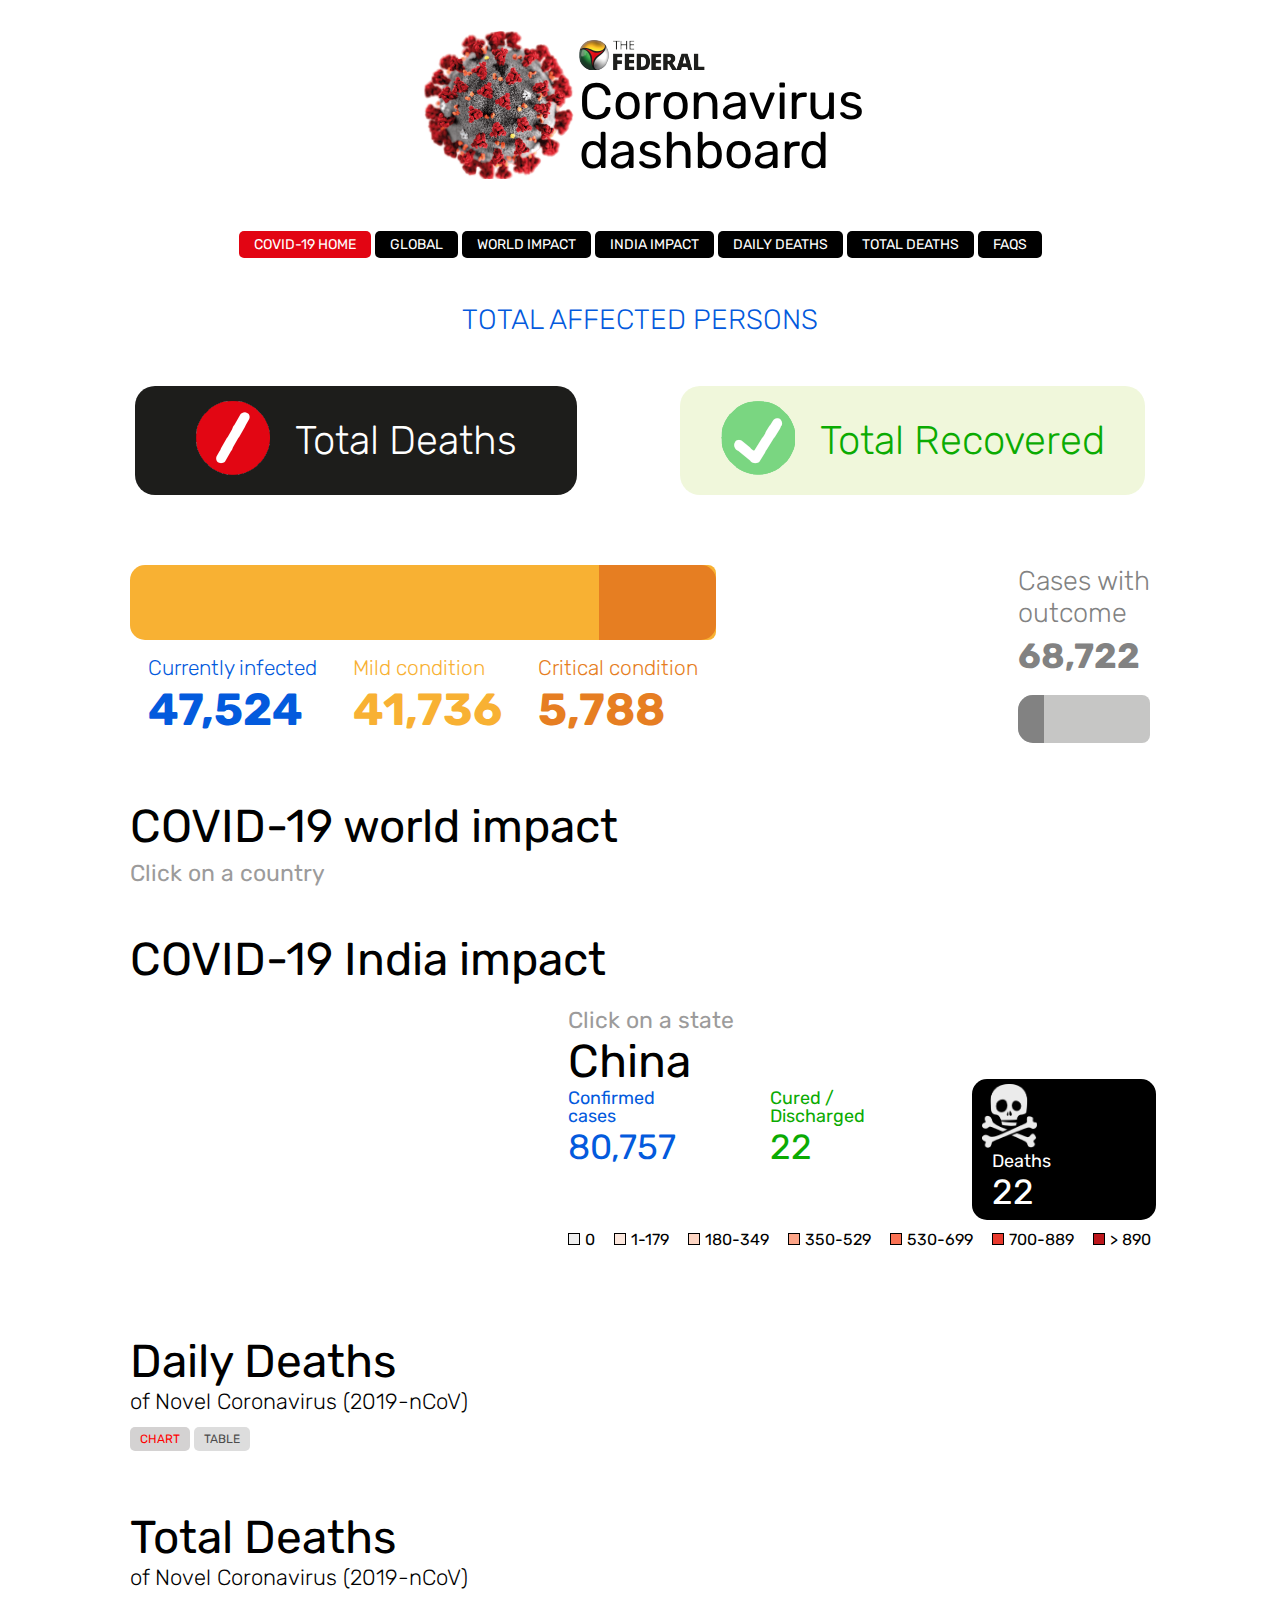
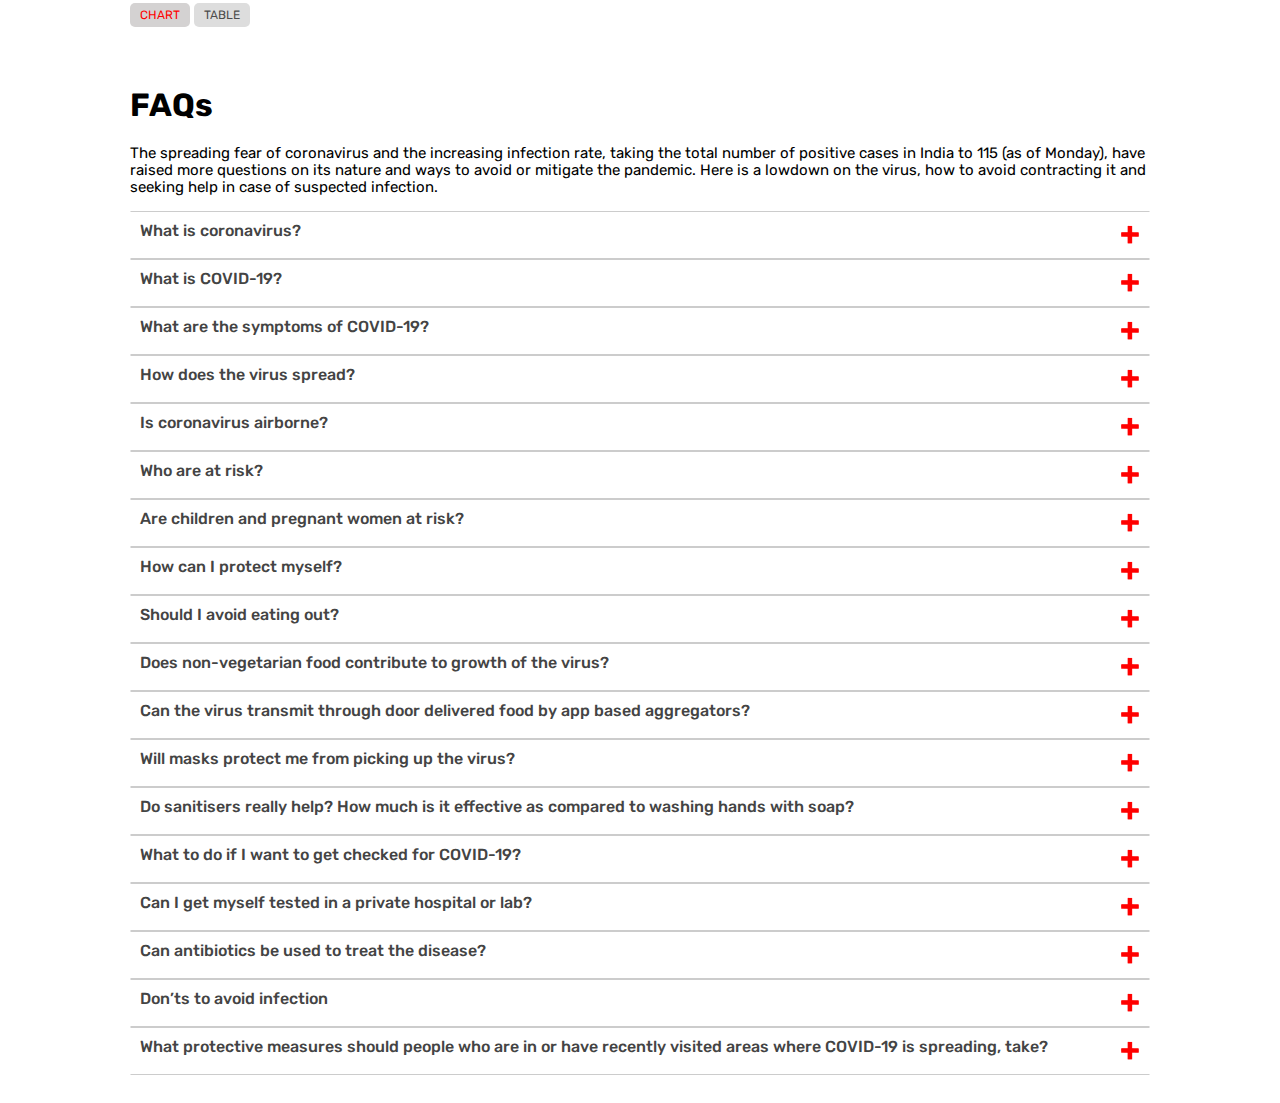
<file: index.html>
<!DOCTYPE html>
<html lang="en">
<head>
    <meta charset="UTF-8">
    <meta name="viewport" content="width=device-width, initial-scale=1.0">
    <title>Document</title>
    <link href="https://fonts.googleapis.com/css?family=Rubik:300,300i,400,400i,500,500i,700,700i,900,900i&display=swap" rel="stylesheet">
	<!-- <link rel="stylesheet" href="css/style.css?v=1232020"> -->
	<link rel="stylesheet" href="css/style.css">
	<!-- <link rel="stylesheet" href="css/style.css?v=1232020"> -->
	<link rel="stylesheet" href="css/bootstrap-fullscreen-select.css?v=343434">
	<style>
		/* .dailydeathline{
			position: relative;
		}
		.linetooltip{
			position: absolute;
		} */

		.d3-tipforline {
			line-height: 1;
			padding: 2px 6px;
			background: rgba(59, 59, 59, 0.9);
			font-family: 'Rubik', sans-serif;
			color: #fff;
			border-radius: 4px;
			font-size: 16px;
			}

			.d3-tipforline p{
				margin: 0;
				font-family: 'Rubik', sans-serif;
			}
			
			.d3-tipforline p:nth-child(1){
				font-weight: bold;
				margin: 5px 0 5px 0;
			}
			.d3-tipforline p:nth-child(2){
				margin: 0px 0 5px 0;
			}
		
			/* Creates a small triangle extender for the tooltip */
			.d3-tipforline:after {
			box-sizing: border-box;
			display: inline;
			font-size: 16px;
			width: 100%;
			line-height: 1;
			color: rgba(59, 59, 59, 0.9);
			content: "\25BC";
			position: absolute;
			text-align: center;
			}
		
			/* Style northward tooltips specifically */
			.d3-tipforline.n:after {
			margin: -2px 0 0 0;
			top: 100%;
			left: 0;
			}
	</style>
</head>

<body>
    <!-- <div class="tfcontainer">
        <div class="worldmap"></div>
    </div> -->
    <div class="covidDash-wrapper">
		<section class="dashboard-header" id="header">
			<figure>
				<img src="img/Asset2.png" alt="Covid" />
			</figure>
			<div class="dashboard-title">
				<figure>
					<img src="img/Asset1.png" alt="The Federal" />
				</figure>
				<figcaption>Coronavirus <br/>dashboard</figcaption>
				<p id="lastupdatedtime"></p>
			</div>
		</section>
		<nav class="anchor-nav">
			<ul>
				<li><a href="https://covid19.thefederal.com/" style="background-color: #e20513;" target="_blank">Covid-19 Home</a></li>
				<li><a href="#global">Global</a></li>
				<li><a href="#world-impact">World Impact</a></li>
				<li><a href="#india-impact">India Impact</a></li>
				<li><a href="#daily-deaths">Daily Deaths</a></li>
				<li><a href="#total-deaths">Total Deaths</a></li>
				<li><a href="#faqs">FAQs</a></li>			
			</ul>
		</nav>
		<section class="total-affected points" id="global">
			<h1 id="totAffected" class="loading"></h1>
			<p>TOTAL AFFECTED PERSONS</p>
		</section>
		<section class="deaths-recoverData">
			<div class="deathdata">
				<figure>
					<img src="img/Asset4.png" alt="total death">
				</figure>
				<div class="deathCount">
					<h2>Total Deaths</h2>
					<h1 id="totDeath" class="loading points"></h1>
				</div>
			</div>
			<div class="recoverdata">
				<figure>
					<img src="img/Asset3.png" alt="total death">
				</figure>
				<div class="recoverCount respondpoints">
					<h2>Total Recovered</h2>
					<h1 id="totRecovered" class="loading"></h1>
				</div>
			</div>
		</section>
		<section class="barchart">
			<div class="left-chart">
				 <div class="horstackchart">
                     <div class="bar100">
                         <div id="barmild"></div>
                         <div id="barcritical"></div>
                     </div>
                 </div>
				 <div class="totalData">
				 	<div class="currentlyInfected points">
				 		<h2>Currently infected</h2>
				 		<h1 id="currInfected">47,524</h1>
				 	</div>
				 	<div class="mildCondition">
				 		<h2>Mild condition</h2>
				 		<h1 id="currMild">41,736</h1>
				 	</div>
				 	<div class="criticalCondition">
				 		<h2>Critical condition</h2>
				 		<h1 id="currCritical">5,788</h1>
				 	</div>
				 </div>
			</div>
			<div class="right-chart greypoints" >
				<h1>Cases with <br />outcome</h1>
				<p id="outcome-cases">68,722</p>
				<div class="horstackchart">
                    <div class="bar100">
                        <div id="baroutcome"></div>
                    </div>
                </div>
			</div>
		</section>
		<section class="world-impact" id="world-impact">
			<h1>COVID-19 world impact</h1>
			<p>Click on a country</p>
			<div class="map-wrapper">
				<div id="myearth"></div>
				<!-- <div class="worldmap"></div>
				<select class="dropdown" onchange="showCountryData()"></select> -->
				<!-- <div class="countrywiseData">
					<div class="country">
						<h2>Country,  Other</h2>
						<h1 id="countryname">China</h1>
					</div>
					<div class="totCases">
						<h2>Total Cases</h2>
						<h1 id="countrytotalcases">80,757</h1>
					</div>
					<div class="newCases">
						<h2>New Cases</h2>
						<h1 id="countrynewcases">22</h1>
					</div>
				</div> -->
			</div>
			
		</section>
		<!-- <section class="dangerData">
			<div class="totalandNew">
				<figure>
					<img src="img/Asset6.png">
				</figure>
				<div class="deathCounts">
					<div class="topCounts">
						<figure>
							<img src="img/Asset4.png">
						</figure>
						<div class="countValue">
							<h2>Total Deaths</h2>
							<h1 id="countrytotaldeaths">3,136</h1>
						</div>
					</div>
					<div class="downCounts">
						<figure>
							<img src="img/Asset11.png">
						</figure>
						<div class="countValue">
							<h2>New Deaths</h2>
							<h1 id="countrynewdeaths">+17</h1>
						</div>
					</div>
				</div>
			</div> 
			
			<div class="criticalData">
				<div class="recoverCounts">
					<h2>Total Recovered</h2>
					<h1 id="countrytotalRecovered">60,104</h1>
				</div>
				<div class="criticalCounts">
					<h2>Serious/critical</h2>
					<h1 id="countrySerious">4,794</h1>
				</div>
			</div>
		</section>-->
		<section class="world-impact" id="india-impact">
			<h1>COVID-19 India impact</h1>
			<div class="flexcontainer">
				<div id="myacctable"></div>
				<div class="indian-map-section">
					<p>Click on a state</p>
					<div class="indiaData">
						<div class="country">
							<h1 id="statename">China</h1>
						</div>
						<div class="otherdata">
							<div class="totCases points">
								<h2>Confirmed<br>cases</h2>
								<h1 id="stateConfIndians">80,757</h1>
							</div>
							<div class="newCases respondpoints">
								<h2>Cured /<br>Discharged</h2>
								<h1 id="stateCured">22</h1>
							</div>
							<div class="stateDeaths">
								<figure>
									<img src="img/Asset6.png">
								</figure>
								<div class="contentcolumne">
									<h2>Deaths</h2>
									<h1 id="stateDead">22</h1>
								</div>
							</div>
						</div>
					</div>
					

					<div class="indiamap"></div>
					<select class="dropdownstate" onchange="showStateData()"></select>
					<ul class="legend">
						<!-- "#FEE5D9", "#FDD5C3", "#FCA487", "#FA7254", "#E83A2E", "#BC171C" -->
						<li><span style="background-color: #EEEEEE;"></span>0</li>
						<li><span style="background-color: #fde8de;"></span>1-179</li>
						<li><span style="background-color: #FDD5C3;"></span>180-349</li>
						<li><span style="background-color: #FCA487;"></span>350-529</li>
						<li><span style="background-color: #FA7254;"></span>530-699</li>
						<li><span style="background-color: #E83A2E;"></span>700-889</li>
						<li><span style="background-color: #BC171C;"></span>> 890</li>
					</ul>
					<!-- <figure class="highcharts-figure">
						<div id="dailydeath-container"></div>
					</figure> -->
					<!-- <figure class="highcharts-figure">
						<div id="totalDeath-container"></div>
					</figure> -->
				</div>
			</div>
			
		</section>
		<section class="dailyDeaths" id="daily-deaths">
			<h1>Daily Deaths</h1>
			<div class="chartcontent">
				<p>of Novel Coronavirus (2019-nCoV)</p>
				<div class="chartnav">
					<button class="chartbtn active">Chart</button>
					<button class="tablebtn">Table</button>
				</div>
			</div>
			<!-- <div class="dailydeathbar"></div> -->
			<figure class="highcharts-figure dailydeathbar">
				<div id="dailydeath-container"></div>
			</figure>
			<div class="table" id="dailydeathstable" style="display:none"></div>
		</section>
		<section class="totalDeaths" id="total-deaths">
            <h1>Total Deaths</h1>
			<div class="chartcontent">
				<p>of Novel Coronavirus (2019-nCoV)</p>
				<div class="chartnav">
					<button class="chartbtn active">Chart</button>
					<button class="tablebtn">Table</button>
				</div>
			</div>
			<!-- <div class="dailydeathline"></div> -->
			<figure class="highcharts-figure dailydeathline">
				<div id="totalDeath-container"></div>
			</figure>
			<div class="table" id="totaldeathstable" style="display:none"></div>
		</section>
		<section class="faqs" id="faqs">
			<h1>FAQs</h1>
			<p>The spreading fear of coronavirus and the increasing infection rate, taking the total number of positive cases in India to 115 (as of Monday), have raised more questions on its nature and ways to avoid or mitigate the pandemic. Here is a lowdown on the virus, how to avoid contracting it and seeking help in case of suspected infection.</p>
			
			<button class="accordion">What is coronavirus?</button>
			<div class="panel">
				<p>Coronavirus is a large family of viruses which may cause illness in animals or humans. Several types of coronaviruses have caused respiratory infections in humans including common cold and even severe forms such as Middle East Respiratory Syndrome (MERS) and Severe Acute Respiratory Syndrome (SARS).</p>
			</div>

			<button class="accordion">What is COVID-19?</button>
			<div class="panel">
				<p>COVID-19 is the most recently discovered strain of coronavirus. It was first reported in China’s Wuhan in December 2019.</p>
			</div>

			<button class="accordion">What are the symptoms of COVID-19?</button>
			<div class="panel">
				<p>Even though most common symptoms include fever, tiredness and dry cough, patients may also have body aches and pains, runny nose, nasal congestion, sore throat and diarrhoea.</p>
				<p>Some people who are infected don’t develop symptoms.</p>
				<p>Around 80% people recover without special treatment.</p>
				<p>At least one in every six people with COVID-19 becomes seriously ill and develops breathing problems.</p>
				<p>Older people with medical problems like high blood pressure, heart problems or diabetes, are more susceptible to serious illness.</p>
			</div>

			<button class="accordion">How does the virus spread?</button>
			<div class="panel">
				<p>The virus spreads when a person with COVID-19 coughs or exhales, allowing droplets from the nose or mouth to spread to others. The droplets settle on surfaces and objects, and people who touch them contract COVID-19 when they touch their eyes, nose or mouth.</p>
				<p>It is also recommended to stay 3 feet (1 metre) away from a sick person as healthy people can contract the disease if they breath in droplets from the former when he/she coughs or exhales droplets.</p>
			</div>

			<button class="accordion">Is coronavirus airborne?</button>
			<div class="panel">
				<p>Recent reports have shown that the virus can survive in the air for several hours in the form of aerosols. However, it is unlikely to spread in the same way.</p>
			</div>
			
			<button class="accordion">Who are at risk?</button>
			<div class="panel">
				<p>Older people and people with existing medical conditions like blood pressure, heart diseases, lung diseases, cancer or diabetes are more vulnerable to the disease than others.</p>
			</div>
			
			
			<button class="accordion">Are children and pregnant women at risk?</button>
			<div class="panel">
				<p>While research has shown that COVID19 is rarely severe in children, they could transmit it to others when they come in contact. LITTLE IS KNOWN ABOUT THE IMPACT OF THE VIRUS ON PREGNANT WOMEN. However, they are as likely as others to develop symptoms of the virus.</p>
			</div>

			<button class="accordion">How can I protect myself?</button>
			<div class="panel">
				<p>Wash hands frequently and thoroughly with soap and water or alcohol-based hand rub like hand sanitizers.</p>
				<p>Maintain at least 3 feet distance between yourself or a person who is coughing or sneezing.</p>
				<p>Avoid touching eyes, nose and mouth, as you may have touched contaminated surfaces.</p>
				<p>Follow and encourage people around you to follow respiratory hygiene i.e. use a tissue while coughing or sneezing. Dispose used tissues.</p>
				<p>Stay at home if you don’t feel well. Seek medical attention if you have fever, cough and breathing difficulties.</p>
				<p>Keep yourself updated on the latest COVID hotspots.</p>
				<p>If possible, avoid travelling to places, to minimize the risk of contracting the disease.</p>
			</div>

			<button class="accordion">Should I avoid eating out?</button>
			<div class="panel">
				<p>Considering that one may or may not know what kind of food standards and practices are adopted in eateries and restruants, the wise thing to do would be to stick to home cooked food.</p>
			</div>
			
			<button class="accordion">Does non-vegetarian food contribute to growth of the virus?</button>
			<div class="panel">
				<p>Typical Indian non-vegetarian food like chicken, fish, mutton etc will not lead to infection by coronavirus. However, if you are going to consume them from places where food safety standards and hygiene are not followed, they can lead to gastrointestinal infections that weaken the immune system. A weakened immune system can make you susceptible to any kind of virus. So, the best option is home-cooked non-vegetarian food.</p>
			</div>
			
			<button class="accordion">Can the virus transmit through door delivered food by app based aggregators?</button>
			<div class="panel">
				<p>It is difficult to know if the delivery boy has been in contact with an infected person and he could be a potential carrier. Home cooked food is more advisable.</p>
			</div>
			
			<button class="accordion">Will masks protect me from picking up the virus?</button>
			<div class="panel">
				<p>Masks are more effective for those having the virus or when you care for someone with the virus, as per the World Health Organisation.</p>
			</div>
			
			<button class="accordion">Do sanitisers really help? How much is it effective as compared to washing hands with soap?</button>
			<div class="panel">
				<p>While sanitisers can help you when you are on the move, a hand washing regimen is more recommended, as it is more effective in keeping germs at bay.</p>
			</div>
			
			
			<button class="accordion">What to do if I want to get checked for COVID-19?</button>
			<div class="panel">
				<p>You need not get tested if you don’t have the symptoms of cough, fever or difficulty in breathing .</p>
				<p>f you have symptoms, have travelled to COVID-19 countries like Italy, Iran, Republic of Korea, France, Spain, Germany and UAE or have come in contact with a positive person, call the state helpline number or Union Ministry of Health and Family Welfare’s 24x7 helpline number (011-23978046) or email at ncov2019@gmail.com.</p>
				<p>The helpline service will take down your contact details and contact you with the testing protocols. You will be tested at a government-approved lab if you qualify as a case for testing.</p>
			</div>
			
			<button class="accordion">Can I get myself tested in a private hospital or lab?</button>
			<div class="panel">
				<p>The government has planned to allow NABL-accredited private labs to carry out tests. You can find government approved labs at https://www.icmr.nic.in/</p>
			</div>
			
			<button class="accordion">Can antibiotics be used to treat the disease?</button>
			<div class="panel">
				<p>No. antibiotics will not work on viral infections. They can only treat bacterial infection.</p>
			</div>
			
			<button class="accordion">Don’ts to avoid infection</button>
			<div class="panel">
				<p>Smoking</p>
				<p>Wearing multiple masks</p>
				<p>Taking antibiotics</p>
			</div>
			
			<button class="accordion">What protective measures should people who are in or have recently visited areas where COVID-19 is spreading, take?</button>
			<div class="panel">
				<p>Stay at home if you feel unwell, even with mild symptoms like headache and runny nose, until you recover.</p>
				<p>Avoid contact with people.</p>
				<p>Visit a medical facility or hospital as they can help you better.</p>
			</div>


		</section>
	</div>
    <script src="https://code.jquery.com/jquery-1.12.4.min.js"></script>
	<script src="https://thefederal.com/embed/common-js/d3.v4.min.js"></script>
	<script src="js/d3-tip.js"></script>
	<script src="https://d3js.org/topojson.v2.min.js"></script>
	<script src="https://d3js.org/d3-scale-chromatic.v1.min.js"></script>
	<script src="https://thefederal.com/embed/common-js/underscore-min.js"></script>
	<script src="js/miniature.earth.js"></script>
	<script src="https://code.highcharts.com/highcharts.js"></script>
	<script src="https://code.highcharts.com/stock/modules/exporting.js"></script>
	<!-- <script src="js/test-api.js"></script> -->
	<script src="js/loadData.js"></script>
    <script src="js/globe.js"></script>
    <script src="js/accordion.js"></script>
    <script src="js/functions.js"></script>
	<script src="js/table.js"></script>
	<script src="js/accordion-table.js"></script>
    <script src="js/barchart.js"></script>
    <script src="js/linechart.js"></script>
    <script src="js/chart1.js"></script>
    <script src="js/chart2.js"></script>
    
    <script src="js/map.js?v=13320205555"></script>
    <script src="js/bootstrap-fullscreen-select.js?v=3434"></script>
    <script src="js/indiamap.js"></script>
	<script type='text/javascript'>

		$(".dailyDeaths .tablebtn").on("click", function(){
			$("#dailydeathstable").css("display", "block")
			$(".dailydeathbar").css("display", "none")
			$(".dailyDeaths button").removeClass("active")
			$(this).addClass("active")
		});
		$(".dailyDeaths .chartbtn").on("click", function(){
			$("#dailydeathstable").css("display", "none")
			$(".dailydeathbar").css("display", "block")
			$(".dailyDeaths button").removeClass("active")
			$(this).addClass("active")
		});
		
		$(".totalDeaths .tablebtn").on("click", function(){
			$("#totaldeathstable").css("display", "block")
			$(".dailydeathline").css("display", "none")
			$(".totalDeaths button").removeClass("active")
			$(this).addClass("active")
		});
		$(".totalDeaths .chartbtn").on("click", function(){
			$("#totaldeathstable").css("display", "none")
			$(".dailydeathline").css("display", "block")
			$(".totalDeaths button").removeClass("active")
			$(this).addClass("active")
		});
		
		var defaultMapData = countrywisedata.filter(function(item){
            return item['countryId'] === "156" ;
        })
		var defaultIndiaMapData = indiaData.filter(function(item){
			// console.log(item);
			
            return item['stateId'] === "S13" ;
        })
        var filterData = countrywisedata.filter(function(item){
			if( item["countryId"] !== "NULL"){
				return item["Total Cases"] !== "NULL";
			}
        })
        
		var formatComma = d3.format(",")
		function numberWithCommas(x) {
            x=x.toString();
            x = x.replace(" ", "");
            lastThree = x.substring(x.length-3);
            otherNumbers = x.substring(0,x.length-3);
            if(otherNumbers != '')
                lastThree = ',' + lastThree;
            res = otherNumbers.replace(/\B(?=(\d{2})+(?!\d))/g, ",") + lastThree;
            return res;
		}
		d3.select("#lastupdatedtime").text(lastupdate)
		const renderCard = () => {
			d3.select("#totAffected").text(numberWithCommas(globalTotalData[0]["Total Cases"]))
			d3.select("#totDeath").text(numberWithCommas(globalTotalData[0]["Total Deaths"]))
			d3.select("#totRecovered").text(numberWithCommas(globalTotalData[0]["Total Recovered"]))
		
			d3.select("#currInfected").text(numberWithCommas(currentData[0]["infected"]))
			d3.select("#currMild").text(numberWithCommas(currentData[0]["mild_condition"]))
			d3.select("#currCritical").text(numberWithCommas(currentData[0]["critical"]))
			d3.select("#outcome-cases").text(numberWithCommas(currentData[0]["outcome"]))
			$("#totAffected").removeClass('loading');
			$("#totDeath").removeClass('loading');
			$("#totRecovered").removeClass('loading');

		}
		// Default World data =======================================
		// d3.select("#countryname").text(defaultMapData[0].Country)
        // function animator(fieldName,fieldId) {
        //     if(defaultMapData[0][fieldName] !== "NULL" ){
        //             var countrytotalcases = d3.select("#"+fieldId).text(0)
        //             countrytotalcases.transition()
        //                 .tween("text", function() {
        //                     var selection = d3.select(this);    // selection of node being transitioned
        //                     var start = d3.select(this).text(); // start value prior to transition
        //                     var end = parseInt(defaultMapData[0][fieldName]);                     // specified end value
        //                     var interpolator = d3.interpolateNumber(start,end); // d3 interpolator
        //                     return function(t) { 
        //                             selection.text(Math.round(interpolator(t)));
        //                     };  // return value
        //                 })
        //                 .duration(1000)
        //                 .on("end", function() {
        //                     d3.select("#"+fieldId).text(numberWithCommas(d3.select("#"+fieldId).text()));
        //                 });

        //         }else{
        //             d3.select("#"+fieldId).text("-")
        //         }
        // }      
        // animator("Total Cases","countrytotalcases");
        // animator("New Cases","countrynewcases");
        // animator("Total Deaths","countrytotaldeaths");
        // animator("New Deaths","countrynewdeaths");
        // animator("Total Recovered","countrytotalRecovered");       
		// animator("Serious","countrySerious"); 
		
		// Default India Data ================================
		d3.select("#statename").text("India")
		animatedFormatData(indiaTotal[0]["totalIndians"],"#stateConfIndians")
		// animatedFormatData(indiaTotal[0]["totalForeignCases"],"#stateConfForeigners")
		animatedFormatData(indiaTotal[0]["totalCured"],"#stateCured")
		animatedFormatData(indiaTotal[0]["totalDeaths"],"#stateDead")





		//===================================================
        // Mild and Critical Chart
        var recovered_p = currentData[0]["recovered_p"];
        var critical_p = currentData[0]["critical_p"];
        var mild_condition_p = currentData[0]["mild_condition_p"];
        currentData[0]["critical_p"] = currentData[0]["critical_p"].replace("%", "");
        currentData[0]["mild_condition_p"] = currentData[0]["mild_condition_p"].replace("%", "");
        currentData[0]["recovered_p"] = currentData[0]["recovered_p"].replace("%", "");
        d3.select("#barcritical")
            .style("width", critical_p)
            .text(currentData[0]["critical_p"]+"%")
        d3.select("#barmild").text(currentData[0]["mild_condition_p"]+"%")
        // Cases with outcomechart Chart
        d3.select("#baroutcome")
            .style("width", recovered_p)
            .text(currentData[0]["recovered_p"]+"%")
		// drawWorldMap(".worldmap");
		drawIndiaMap(".indiamap")
		createDropDowns(".dropdown", filterData, "countryId", "Country", "world")
		createDropDowns(".dropdownstate", indiaData, "stateId", "StateName", "india")
        // drawBarchart(".dailydeathbar")
		// drawLinechart(".dailydeathline")
		drawTable(dailyDeathData, "#dailydeathstable")
		drawTable(dailyTotalDeathData, "#totaldeathstable")
		setTimeout(() => {	renderCard();	}, 1000);
    </script>
</body>
</html>
</file>
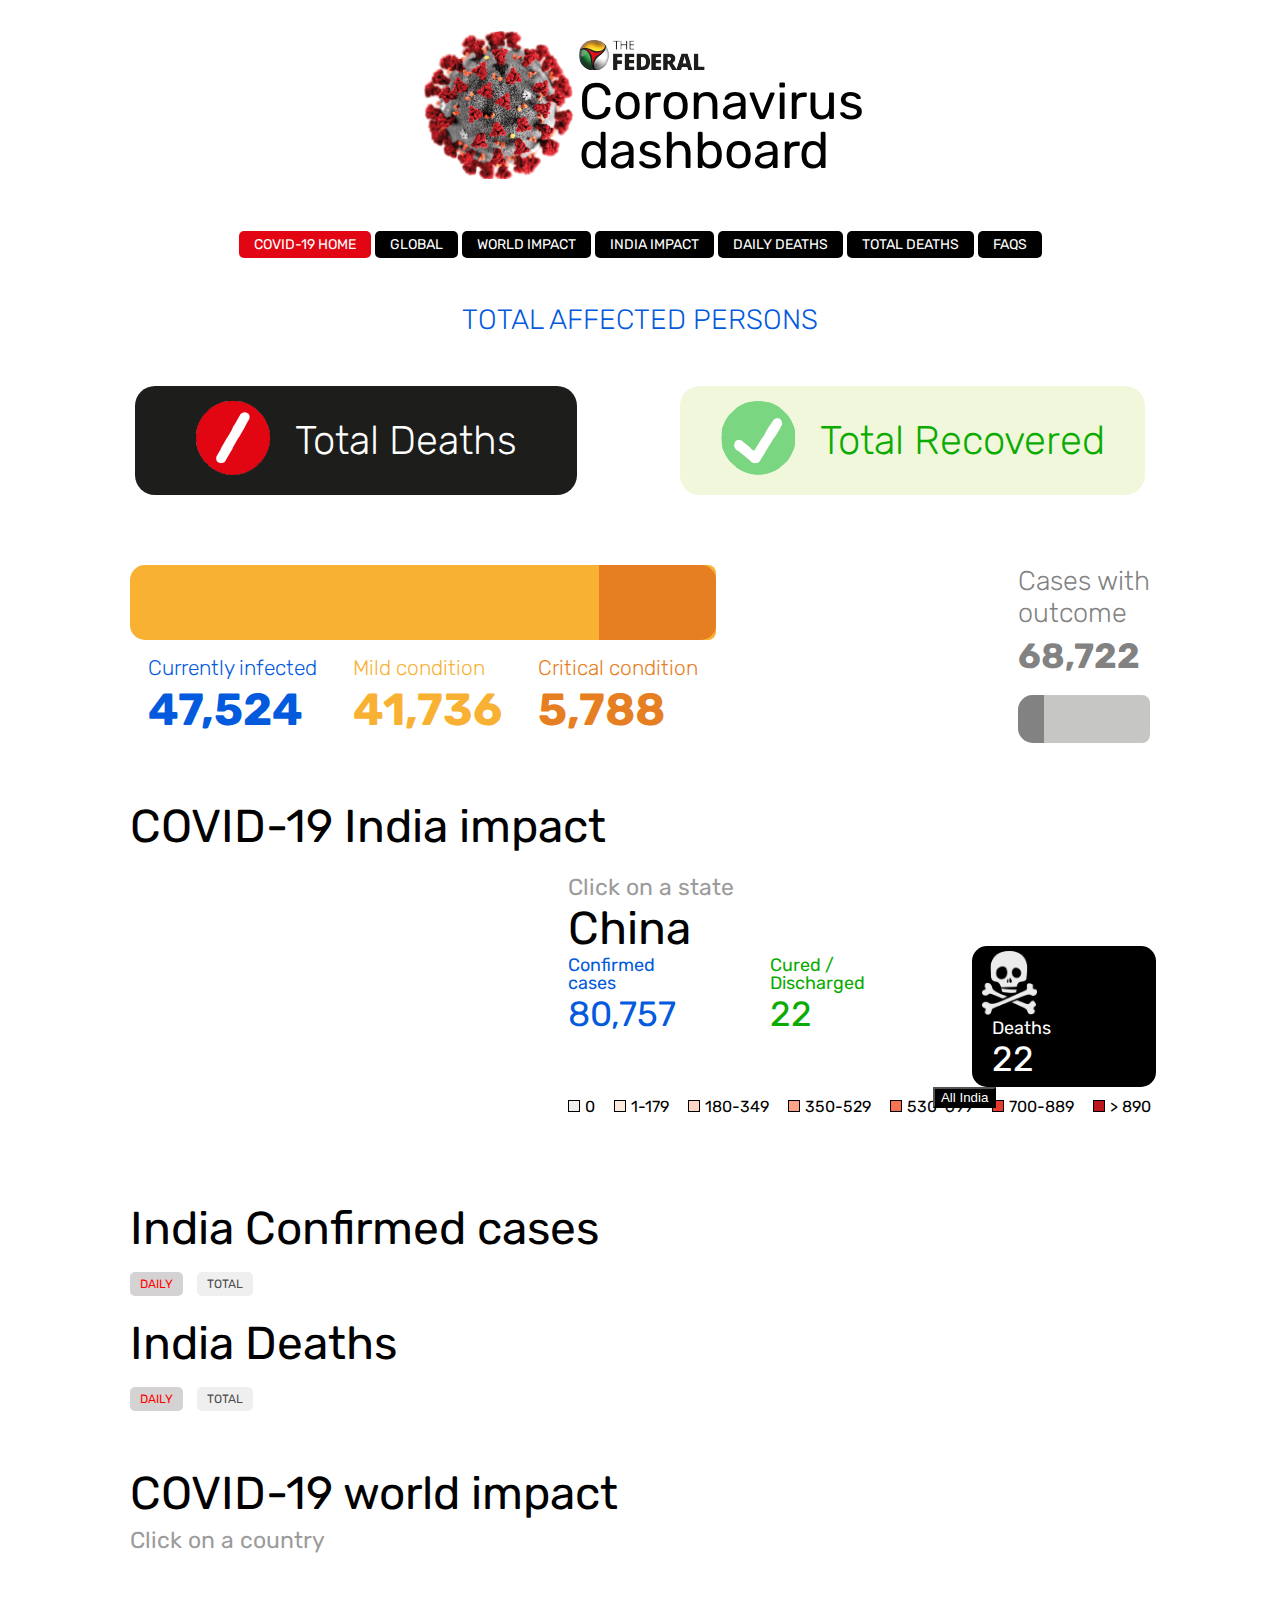
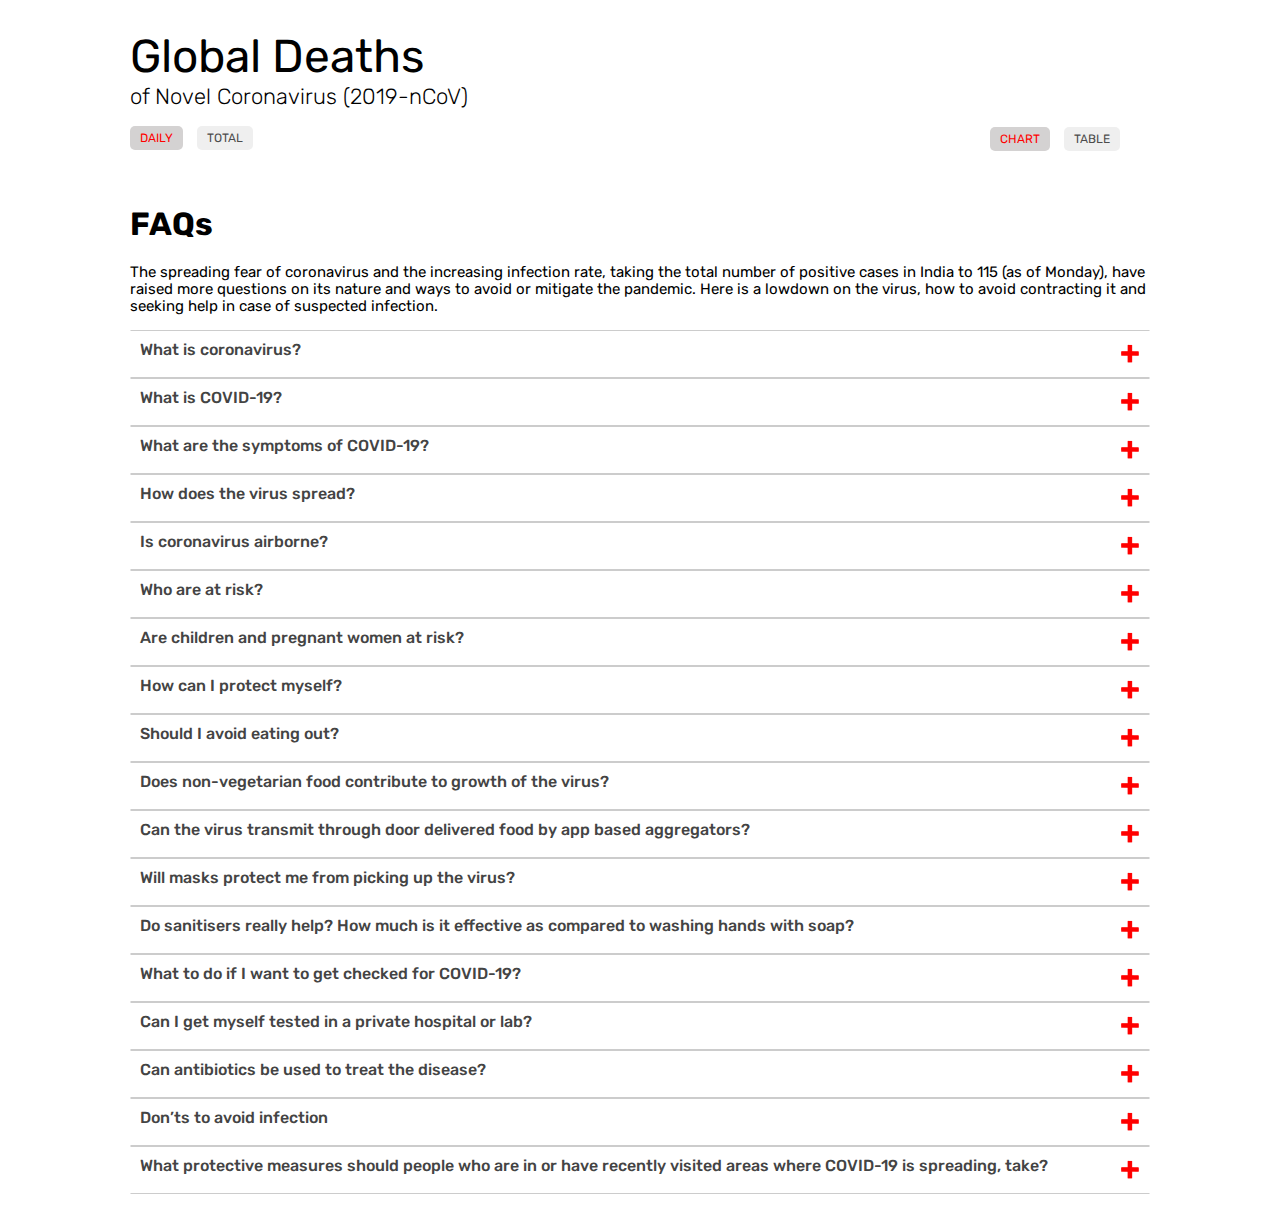
<file: globalchart.html>
<!DOCTYPE html>
<html lang="en">
<head>
    <meta charset="UTF-8">
    <meta name="viewport" content="width=device-width, initial-scale=1.0">
    <title>Document</title>
    <link href="https://fonts.googleapis.com/css?family=Rubik:300,300i,400,400i,500,500i,700,700i,900,900i&display=swap" rel="stylesheet">
	<!-- <link rel="stylesheet" href="css/style.css?v=1232020"> -->
	<link rel="stylesheet" href="css/style.css">
	<!-- <link rel="stylesheet" href="css/style.css?v=1232020"> -->
	<link rel="stylesheet" href="css/bootstrap-fullscreen-select.css?v=343434">
	<style>
		/* .dailydeathline{
			position: relative;
		}
		.linetooltip{
			position: absolute;
		} */

		.d3-tipforline {
			line-height: 1;
			padding: 2px 6px;
			background: rgba(59, 59, 59, 0.9);
			font-family: 'Rubik', sans-serif;
			color: #fff;
			border-radius: 4px;
			font-size: 16px;
			}

			.d3-tipforline p{
				margin: 0;
				font-family: 'Rubik', sans-serif;
			}
			
			.d3-tipforline p:nth-child(1){
				font-weight: bold;
				margin: 5px 0 5px 0;
			}
			.d3-tipforline p:nth-child(2){
				margin: 0px 0 5px 0;
			}
		
			/* Creates a small triangle extender for the tooltip */
			.d3-tipforline:after {
			box-sizing: border-box;
			display: inline;
			font-size: 16px;
			width: 100%;
			line-height: 1;
			color: rgba(59, 59, 59, 0.9);
			content: "\25BC";
			position: absolute;
			text-align: center;
			}
		
			/* Style northward tooltips specifically */
			.d3-tipforline.n:after {
			margin: -2px 0 0 0;
			top: 100%;
			left: 0;
			}
	</style>
</head>

<body>
    <!-- <div class="tfcontainer">
        <div class="worldmap"></div>
    </div> -->
    <div class="covidDash-wrapper">
		<section class="dashboard-header" id="header">
			<figure>
				<img src="img/Asset2.png" alt="Covid" />
			</figure>
			<div class="dashboard-title">
				<figure>
					<img src="img/Asset1.png" alt="The Federal" />
				</figure>
				<figcaption>Coronavirus <br/>dashboard</figcaption>
				<p id="lastupdatedtime"></p>
			</div>
		</section>
		<nav class="anchor-nav">
			<ul>
				<li><a href="https://covid19.thefederal.com/" style="background-color: #e20513;" target="_blank">Covid-19 Home</a></li>
				<li><a href="#global">Global</a></li>
				<li><a href="#world-impact">World Impact</a></li>
				<li><a href="#india-impact">India Impact</a></li>
				<li><a href="#daily-deaths">Daily Deaths</a></li>
				<li><a href="#total-deaths">Total Deaths</a></li>
				<li><a href="#faqs">FAQs</a></li>			
			</ul>
		</nav>
		<section class="total-affected points" id="global">
			<h1 id="totAffected" class="loading"></h1>
			<p>TOTAL AFFECTED PERSONS</p>
		</section>
		<section class="deaths-recoverData">
			<div class="deathdata">
				<figure>
					<img src="img/Asset4.png" alt="total death">
				</figure>
				<div class="deathCount">
					<h2>Total Deaths</h2>
					<h1 id="totDeath" class="loading points"></h1>
				</div>
			</div>
			<div class="recoverdata">
				<figure>
					<img src="img/Asset3.png" alt="total death">
				</figure>
				<div class="recoverCount respondpoints">
					<h2>Total Recovered</h2>
					<h1 id="totRecovered" class="loading"></h1>
				</div>
			</div>
		</section>
		<section class="barchart">
			<div class="left-chart">
				 <div class="horstackchart">
                     <div class="bar100">
                         <div id="barmild"></div>
                         <div id="barcritical"></div>
                     </div>
                 </div>
				 <div class="totalData">
				 	<div class="currentlyInfected points">
				 		<h2>Currently infected</h2>
				 		<h1 id="currInfected">47,524</h1>
				 	</div>
				 	<div class="mildCondition">
				 		<h2>Mild condition</h2>
				 		<h1 id="currMild">41,736</h1>
				 	</div>
				 	<div class="criticalCondition">
				 		<h2>Critical condition</h2>
				 		<h1 id="currCritical">5,788</h1>
				 	</div>
				 </div>
			</div>
			<div class="right-chart greypoints" >
				<h1>Cases with <br />outcome</h1>
				<p id="outcome-cases">68,722</p>
				<div class="horstackchart">
                    <div class="bar100">
                        <div id="baroutcome"></div>
                    </div>
                </div>
			</div>
		</section>
		
		<section class="world-impact" id="india-impact">
			<h1>COVID-19 India impact</h1>
			<div class="flexcontainer">
				<div id="myacctable"></div>
				<div class="indian-map-section">
					<p>Click on a state</p>
					<div class="indiaData">
						<div class="country">
							<h1 id="statename">China</h1>
						</div>
						<div class="otherdata">
							<div class="totCases points">
								<h2>Confirmed<br>cases</h2>
								<h1 id="stateConfIndians">80,757</h1>
							</div>
							<div class="newCases respondpoints">
								<h2>Cured /<br>Discharged</h2>
								<h1 id="stateCured">22</h1>
							</div>
							<div class="stateDeaths">
								<figure>
									<img src="img/Asset6.png">
								</figure>
								<div class="contentcolumne">
									<h2>Deaths</h2>
									<h1 id="stateDead">22</h1>
								</div>
							</div>
						</div>
					</div>
					

					<div class="indiamap"><button id="btn-for-india" style="background: #000000; color: #fff;position: absolute; right: 30%; top: 10%;"> All India</button></div>
					<select class="dropdownstate" onchange="showStateData()"></select>
					<ul class="legend">
						<!-- "#FEE5D9", "#FDD5C3", "#FCA487", "#FA7254", "#E83A2E", "#BC171C" -->
						<li><span style="background-color: #EEEEEE;"></span>0</li>
						<li><span style="background-color: #fde8de;"></span>1-179</li>
						<li><span style="background-color: #FDD5C3;"></span>180-349</li>
						<li><span style="background-color: #FCA487;"></span>350-529</li>
						<li><span style="background-color: #FA7254;"></span>530-699</li>
						<li><span style="background-color: #E83A2E;"></span>700-889</li>
						<li><span style="background-color: #BC171C;"></span>> 890</li>
					</ul>
					<!-- <figure class="highcharts-figure">
						<div id="dailydeath-container"></div>
					</figure> -->
					<!-- <figure class="highcharts-figure">
						<div id="totalDeath-container"></div>
					</figure> -->
				</div>
			</div>
			
		</section>
		<section class="indiadata-charts">
			<div>
				<h1>India Confirmed cases</h1>
				<figure class="highcharts-figure">
					<button id="dailyconfirmed" class="btn1 active">Daily</button>
					<button id="totalconfirmed" class="btn1">Total</button>
					<div id="dailyconfirmed-container"></div>
				</figure>
			</div>
			<div>
			 <h1>India Deaths</h1>
			 <figure class="highcharts-figure">
			   <button id="dailydeceased" class="btn2 active">Daily</button>
			   <button id="totaldeceased" class="btn2">Total</button>
			   <div id="dailydeceased-container"></div>
			 </figure>
			</div>
		</section>
        <section class="world-impact" id="world-impact">
			<h1>COVID-19 world impact</h1>
			<p>Click on a country</p>
			<div class="map-wrapper">
				<div id="myearth"></div>
				<!-- <div class="worldmap"></div>
				<select class="dropdown" onchange="showCountryData()"></select> -->
				<!-- <div class="countrywiseData">
					<div class="country">
						<h2>Country,  Other</h2>
						<h1 id="countryname">China</h1>
					</div>
					<div class="totCases">
						<h2>Total Cases</h2>
						<h1 id="countrytotalcases">80,757</h1>
					</div>
					<div class="newCases">
						<h2>New Cases</h2>
						<h1 id="countrynewcases">22</h1>
					</div>
				</div> -->
			</div>
			
		</section>
		<section class="dailyDeaths" id="daily-deaths">
			<h1>Global Deaths</h1>
			<div class="chartcontent">
				<p>of Novel Coronavirus (2019-nCoV)</p>
				<!-- <div class="chartnav">
					<button class="chartbtn active">Chart</button>
					<button class="tablebtn">Table</button>
				</div> -->
			</div>
			<!-- <div class="dailydeathbar"></div> -->
			<figure class="highcharts-figure dailydeathbar" style="position: relative">
				<button id="globaldaily" class="btn1 active">Daily</button>
				<button id="globaltotal" class="btn1">Total</button>
				<div class="chartnav" style="position: absolute;right: 2%;z-index: 999;top: 5%;">
					<button class="chartbtn active">Chart</button>
					<button class="tablebtn">Table</button>
				</div>
				<div id="dailydeath-container" style="margin-top: 25px"></div>
			</figure>
			<div class="table" id="dailydeathstable" style="display:none"></div>
			<div class="table" id="totaldeathstable" style="display:none"></div>
		</section>
		<section class="totalDeaths" id="total-deaths" style="display: none;">
            <h1>Global Total Deaths</h1>
			<div class="chartcontent">
				<p>of Novel Coronavirus (2019-nCoV)</p>
				<div class="chartnav">
					<button class="chartbtn active">Chart</button>
					<button class="tablebtn">Table</button>
				</div>
			</div>
			<!-- <div class="dailydeathline"></div> -->
			<figure class="highcharts-figure dailydeathline">
				<div id="totalDeath-container"></div>
			</figure>
			<div class="table" id="totaldeathstable" style="display:none"></div>
		</section>
		<section class="faqs" id="faqs">
			<h1>FAQs</h1>
			<p>The spreading fear of coronavirus and the increasing infection rate, taking the total number of positive cases in India to 115 (as of Monday), have raised more questions on its nature and ways to avoid or mitigate the pandemic. Here is a lowdown on the virus, how to avoid contracting it and seeking help in case of suspected infection.</p>
			
			<button class="accordion">What is coronavirus?</button>
			<div class="panel">
				<p>Coronavirus is a large family of viruses which may cause illness in animals or humans. Several types of coronaviruses have caused respiratory infections in humans including common cold and even severe forms such as Middle East Respiratory Syndrome (MERS) and Severe Acute Respiratory Syndrome (SARS).</p>
			</div>

			<button class="accordion">What is COVID-19?</button>
			<div class="panel">
				<p>COVID-19 is the most recently discovered strain of coronavirus. It was first reported in China’s Wuhan in December 2019.</p>
			</div>

			<button class="accordion">What are the symptoms of COVID-19?</button>
			<div class="panel">
				<p>Even though most common symptoms include fever, tiredness and dry cough, patients may also have body aches and pains, runny nose, nasal congestion, sore throat and diarrhoea.</p>
				<p>Some people who are infected don’t develop symptoms.</p>
				<p>Around 80% people recover without special treatment.</p>
				<p>At least one in every six people with COVID-19 becomes seriously ill and develops breathing problems.</p>
				<p>Older people with medical problems like high blood pressure, heart problems or diabetes, are more susceptible to serious illness.</p>
			</div>

			<button class="accordion">How does the virus spread?</button>
			<div class="panel">
				<p>The virus spreads when a person with COVID-19 coughs or exhales, allowing droplets from the nose or mouth to spread to others. The droplets settle on surfaces and objects, and people who touch them contract COVID-19 when they touch their eyes, nose or mouth.</p>
				<p>It is also recommended to stay 3 feet (1 metre) away from a sick person as healthy people can contract the disease if they breath in droplets from the former when he/she coughs or exhales droplets.</p>
			</div>

			<button class="accordion">Is coronavirus airborne?</button>
			<div class="panel">
				<p>Recent reports have shown that the virus can survive in the air for several hours in the form of aerosols. However, it is unlikely to spread in the same way.</p>
			</div>
			
			<button class="accordion">Who are at risk?</button>
			<div class="panel">
				<p>Older people and people with existing medical conditions like blood pressure, heart diseases, lung diseases, cancer or diabetes are more vulnerable to the disease than others.</p>
			</div>
			
			
			<button class="accordion">Are children and pregnant women at risk?</button>
			<div class="panel">
				<p>While research has shown that COVID19 is rarely severe in children, they could transmit it to others when they come in contact. LITTLE IS KNOWN ABOUT THE IMPACT OF THE VIRUS ON PREGNANT WOMEN. However, they are as likely as others to develop symptoms of the virus.</p>
			</div>

			<button class="accordion">How can I protect myself?</button>
			<div class="panel">
				<p>Wash hands frequently and thoroughly with soap and water or alcohol-based hand rub like hand sanitizers.</p>
				<p>Maintain at least 3 feet distance between yourself or a person who is coughing or sneezing.</p>
				<p>Avoid touching eyes, nose and mouth, as you may have touched contaminated surfaces.</p>
				<p>Follow and encourage people around you to follow respiratory hygiene i.e. use a tissue while coughing or sneezing. Dispose used tissues.</p>
				<p>Stay at home if you don’t feel well. Seek medical attention if you have fever, cough and breathing difficulties.</p>
				<p>Keep yourself updated on the latest COVID hotspots.</p>
				<p>If possible, avoid travelling to places, to minimize the risk of contracting the disease.</p>
			</div>

			<button class="accordion">Should I avoid eating out?</button>
			<div class="panel">
				<p>Considering that one may or may not know what kind of food standards and practices are adopted in eateries and restruants, the wise thing to do would be to stick to home cooked food.</p>
			</div>
			
			<button class="accordion">Does non-vegetarian food contribute to growth of the virus?</button>
			<div class="panel">
				<p>Typical Indian non-vegetarian food like chicken, fish, mutton etc will not lead to infection by coronavirus. However, if you are going to consume them from places where food safety standards and hygiene are not followed, they can lead to gastrointestinal infections that weaken the immune system. A weakened immune system can make you susceptible to any kind of virus. So, the best option is home-cooked non-vegetarian food.</p>
			</div>
			
			<button class="accordion">Can the virus transmit through door delivered food by app based aggregators?</button>
			<div class="panel">
				<p>It is difficult to know if the delivery boy has been in contact with an infected person and he could be a potential carrier. Home cooked food is more advisable.</p>
			</div>
			
			<button class="accordion">Will masks protect me from picking up the virus?</button>
			<div class="panel">
				<p>Masks are more effective for those having the virus or when you care for someone with the virus, as per the World Health Organisation.</p>
			</div>
			
			<button class="accordion">Do sanitisers really help? How much is it effective as compared to washing hands with soap?</button>
			<div class="panel">
				<p>While sanitisers can help you when you are on the move, a hand washing regimen is more recommended, as it is more effective in keeping germs at bay.</p>
			</div>
			
			
			<button class="accordion">What to do if I want to get checked for COVID-19?</button>
			<div class="panel">
				<p>You need not get tested if you don’t have the symptoms of cough, fever or difficulty in breathing .</p>
				<p>f you have symptoms, have travelled to COVID-19 countries like Italy, Iran, Republic of Korea, France, Spain, Germany and UAE or have come in contact with a positive person, call the state helpline number or Union Ministry of Health and Family Welfare’s 24x7 helpline number (011-23978046) or email at ncov2019@gmail.com.</p>
				<p>The helpline service will take down your contact details and contact you with the testing protocols. You will be tested at a government-approved lab if you qualify as a case for testing.</p>
			</div>
			
			<button class="accordion">Can I get myself tested in a private hospital or lab?</button>
			<div class="panel">
				<p>The government has planned to allow NABL-accredited private labs to carry out tests. You can find government approved labs at https://www.icmr.nic.in/</p>
			</div>
			
			<button class="accordion">Can antibiotics be used to treat the disease?</button>
			<div class="panel">
				<p>No. antibiotics will not work on viral infections. They can only treat bacterial infection.</p>
			</div>
			
			<button class="accordion">Don’ts to avoid infection</button>
			<div class="panel">
				<p>Smoking</p>
				<p>Wearing multiple masks</p>
				<p>Taking antibiotics</p>
			</div>
			
			<button class="accordion">What protective measures should people who are in or have recently visited areas where COVID-19 is spreading, take?</button>
			<div class="panel">
				<p>Stay at home if you feel unwell, even with mild symptoms like headache and runny nose, until you recover.</p>
				<p>Avoid contact with people.</p>
				<p>Visit a medical facility or hospital as they can help you better.</p>
			</div>


		</section>
	</div>
    <script src="https://code.jquery.com/jquery-1.12.4.min.js"></script>
	<script src="https://thefederal.com/embed/common-js/d3.v4.min.js"></script>
	<script src="js/d3-tip.js"></script>
	<script src="https://d3js.org/topojson.v2.min.js"></script>
	<script src="https://d3js.org/d3-scale-chromatic.v1.min.js"></script>
	<script src="https://thefederal.com/embed/common-js/underscore-min.js"></script>
	<script src="js/miniature.earth.js"></script>
	<script src="https://code.highcharts.com/highcharts.js"></script>
	<!-- <script src="js/test-api.js"></script> -->
	<script src="js/loadData.js"></script>
    <script src="js/globe.js"></script>
    <script src="js/accordion.js"></script>
    <script src="js/functions.js"></script>
	<script src="js/table.js"></script>
	<script src="js/accordion-table.js"></script>
    <script src="js/barchart.js"></script>
	<script src="js/linechart.js"></script>
	<script src="js/indiadata.js"></script>
	<script src="https://code.highcharts.com/highcharts.js"></script>
        <script src="https://code.highcharts.com/stock/modules/exporting.js"></script>
    <!-- <script src="js/chart1.js"></script> -->
    <script src="js/chart2.js"></script>
    <script src="js/globaldata.js"></script>
    <script src="js/map.js?v=13320205555"></script>
    <script src="js/bootstrap-fullscreen-select.js?v=3434"></script>
    <script src="js/indiamap.js"></script>
	<script type='text/javascript'>
	$("#globaldaily").click(function(){
		$(".dailyDeaths .chartbtn").addClass("active")
		$(".dailyDeaths .tablebtn").removeClass("active")
		$("#dailydeath-container").css("display", "block")
		$("#dailydeathstable").css("display", "none")
		$("#totaldeathstable").css("display","none")
	})
	$("#globaltotal").click(function(){
		$(".dailyDeaths .chartbtn").addClass("active")
		$(".dailyDeaths .tablebtn").removeClass("active")
		$("#dailydeath-container").css("display", "block")
		$("#dailydeathstable").css("display", "none")
		$("#totaldeathstable").css("display","none")
	})
		$(".dailyDeaths .tablebtn").on("click", function(){
			if($("#globaltotal").hasClass("active")){
				$("#dailydeathstable").css("display", "none")
				$("#totaldeathstable").css("display","block")
			} else {
				$("#dailydeathstable").css("display", "block")
				$("#totaldeathstable").css("display","none")
			}
			// $("#dailydeathstable").css("display", "block")
			$("#dailydeath-container").css("display", "none")
			$(".chartnav button").removeClass("active")
			$(this).addClass("active")
		});
		$(".dailyDeaths .chartbtn").on("click", function(){
			$("#dailydeathstable").css("display", "none")
			$("#dailydeath-container").css("display", "block")
			$(".chartnav button").removeClass("active")
			$(this).addClass("active")
		});
				
		
		// $(".totalDeaths .tablebtn").on("click", function(){
		// 	$("#dailydeathstable").css("display","none")
		// 	$("#totaldeathstable").css("display", "block")
		// 	$(".dailydeathline").css("display", "none")
		// 	$(".totalDeaths button").removeClass("active")
		// 	$(this).addClass("active")
		// });
		// $(".totalDeaths .chartbtn").on("click", function(){
		// 	$("#totaldeathstable").css("display", "none")
		// 	$(".dailydeathline").css("display", "block")
		// 	$(".totalDeaths button").removeClass("active")
		// 	$(this).addClass("active")
		// });
		
		var defaultMapData = countrywisedata.filter(function(item){
            return item['countryId'] === "156" ;
        })
		var defaultIndiaMapData = indiaData.filter(function(item){
			// console.log(item);
			
            return item['stateId'] === "S13" ;
        })
        var filterData = countrywisedata.filter(function(item){
			if( item["countryId"] !== "NULL"){
				return item["Total Cases"] !== "NULL";
			}
        })
        
		var formatComma = d3.format(",")
		function numberWithCommas(x) {
            x=x.toString();
            x = x.replace(" ", "");
            lastThree = x.substring(x.length-3);
            otherNumbers = x.substring(0,x.length-3);
            if(otherNumbers != '')
                lastThree = ',' + lastThree;
            res = otherNumbers.replace(/\B(?=(\d{2})+(?!\d))/g, ",") + lastThree;
            return res;
		}
		d3.select("#lastupdatedtime").text(lastupdate)
		const renderCard = () => {
			d3.select("#totAffected").text(numberWithCommas(globalTotalData[0]["Total Cases"]))
			d3.select("#totDeath").text(numberWithCommas(globalTotalData[0]["Total Deaths"]))
			d3.select("#totRecovered").text(numberWithCommas(globalTotalData[0]["Total Recovered"]))
		
			d3.select("#currInfected").text(numberWithCommas(currentData[0]["infected"]))
			d3.select("#currMild").text(numberWithCommas(currentData[0]["mild_condition"]))
			d3.select("#currCritical").text(numberWithCommas(currentData[0]["critical"]))
			d3.select("#outcome-cases").text(numberWithCommas(currentData[0]["outcome"]))
			$("#totAffected").removeClass('loading');
			$("#totDeath").removeClass('loading');
			$("#totRecovered").removeClass('loading');

		}
		// Default World data =======================================
		// d3.select("#countryname").text(defaultMapData[0].Country)
        // function animator(fieldName,fieldId) {
        //     if(defaultMapData[0][fieldName] !== "NULL" ){
        //             var countrytotalcases = d3.select("#"+fieldId).text(0)
        //             countrytotalcases.transition()
        //                 .tween("text", function() {
        //                     var selection = d3.select(this);    // selection of node being transitioned
        //                     var start = d3.select(this).text(); // start value prior to transition
        //                     var end = parseInt(defaultMapData[0][fieldName]);                     // specified end value
        //                     var interpolator = d3.interpolateNumber(start,end); // d3 interpolator
        //                     return function(t) { 
        //                             selection.text(Math.round(interpolator(t)));
        //                     };  // return value
        //                 })
        //                 .duration(1000)
        //                 .on("end", function() {
        //                     d3.select("#"+fieldId).text(numberWithCommas(d3.select("#"+fieldId).text()));
        //                 });

        //         }else{
        //             d3.select("#"+fieldId).text("-")
        //         }
        // }      
        // animator("Total Cases","countrytotalcases");
        // animator("New Cases","countrynewcases");
        // animator("Total Deaths","countrytotaldeaths");
        // animator("New Deaths","countrynewdeaths");
        // animator("Total Recovered","countrytotalRecovered");       
		// animator("Serious","countrySerious"); 
		
		// Default India Data ================================
		d3.select("#statename").text("India")
		animatedFormatData(indiaTotal[0]["totalIndians"],"#stateConfIndians")
		// animatedFormatData(indiaTotal[0]["totalForeignCases"],"#stateConfForeigners")
		animatedFormatData(indiaTotal[0]["totalCured"],"#stateCured")
		animatedFormatData(indiaTotal[0]["totalDeaths"],"#stateDead")





		//===================================================
        // Mild and Critical Chart
        var recovered_p = currentData[0]["recovered_p"];
        var critical_p = currentData[0]["critical_p"];
        var mild_condition_p = currentData[0]["mild_condition_p"];
        currentData[0]["critical_p"] = currentData[0]["critical_p"].replace("%", "");
        currentData[0]["mild_condition_p"] = currentData[0]["mild_condition_p"].replace("%", "");
        currentData[0]["recovered_p"] = currentData[0]["recovered_p"].replace("%", "");
        d3.select("#barcritical")
            .style("width", critical_p)
            .text(currentData[0]["critical_p"]+"%")
        d3.select("#barmild").text(currentData[0]["mild_condition_p"]+"%")
        // Cases with outcomechart Chart
        d3.select("#baroutcome")
            .style("width", recovered_p)
            .text(currentData[0]["recovered_p"]+"%")
		// drawWorldMap(".worldmap");
		drawIndiaMap(".indiamap")
		createDropDowns(".dropdown", filterData, "countryId", "Country", "world")
		createDropDowns(".dropdownstate", indiaData, "stateId", "StateName", "india")
        // drawBarchart(".dailydeathbar")
		// drawLinechart(".dailydeathline")
		drawTable(dailyDeathData, "#dailydeathstable")
		drawTable(dailyTotalDeathData, "#totaldeathstable")
		setTimeout(() => {	renderCard();	}, 1000);
    </script>
</body>
</html>
</file>
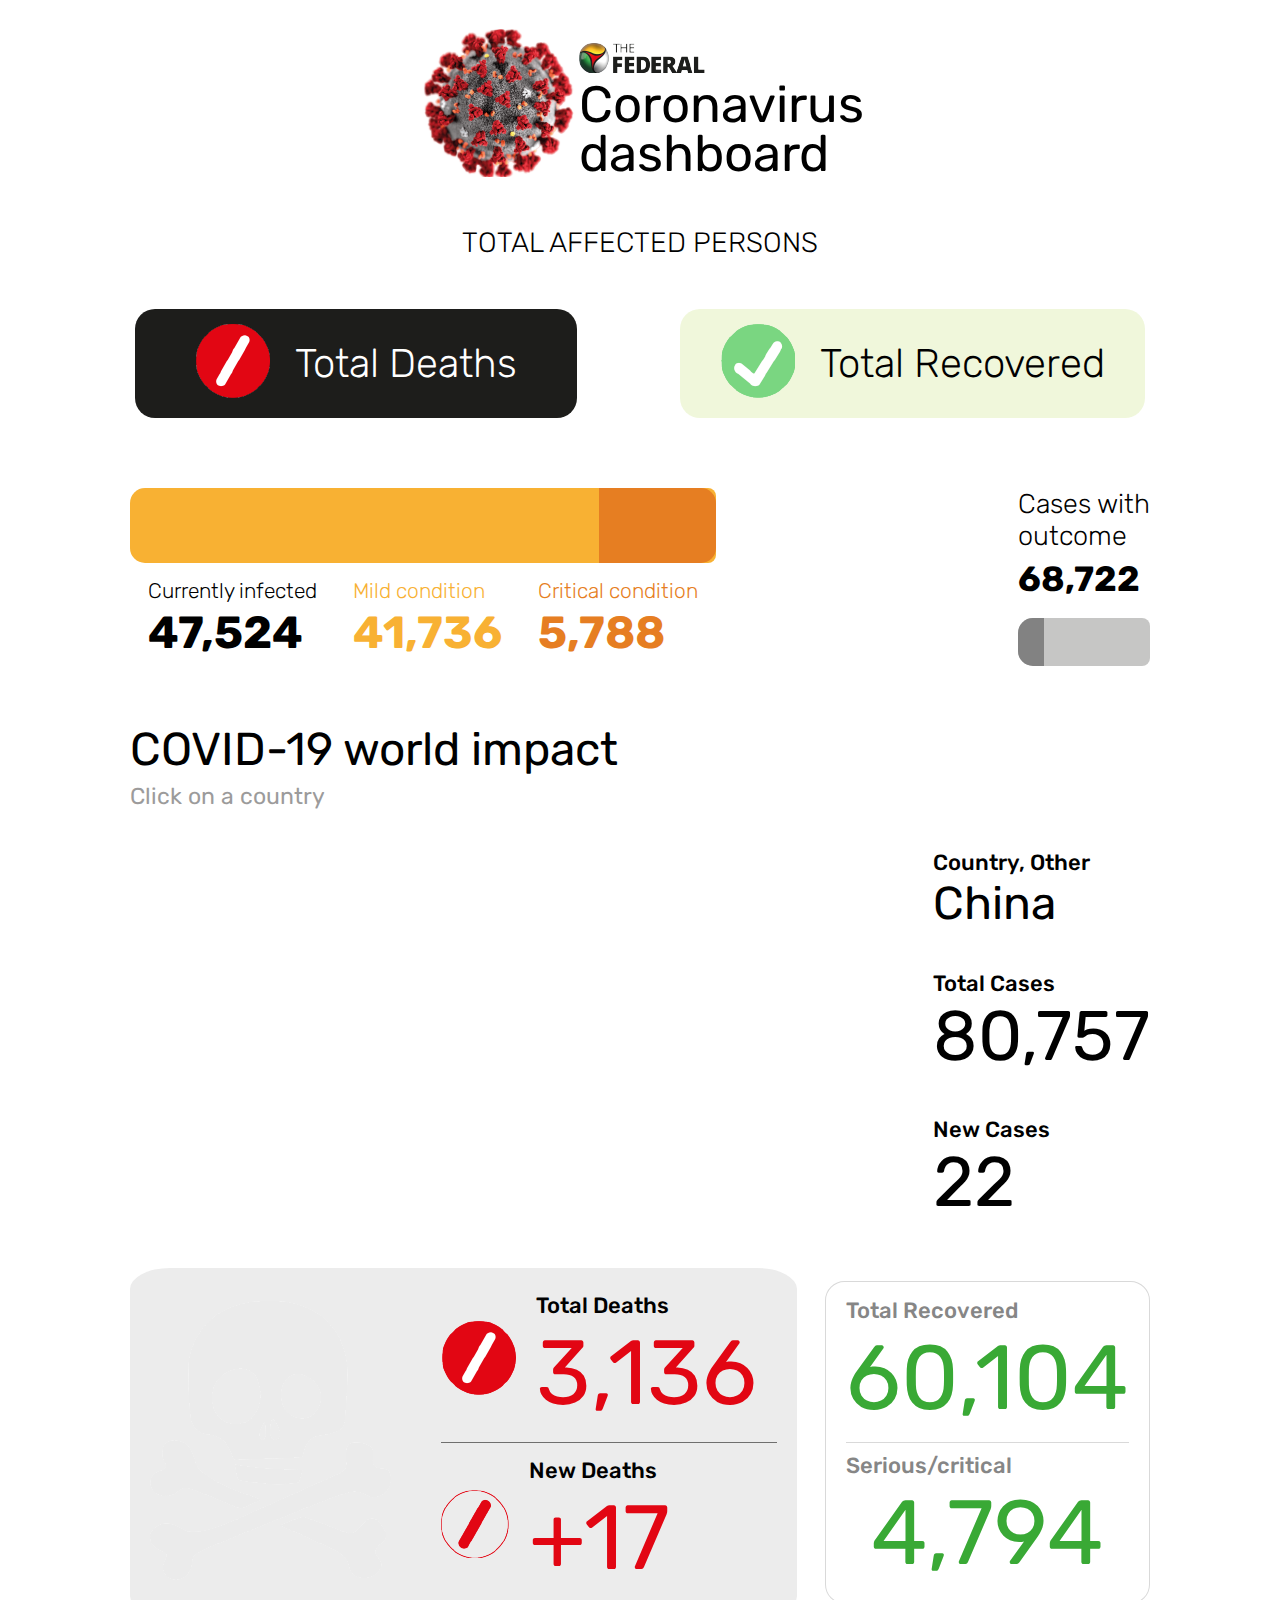
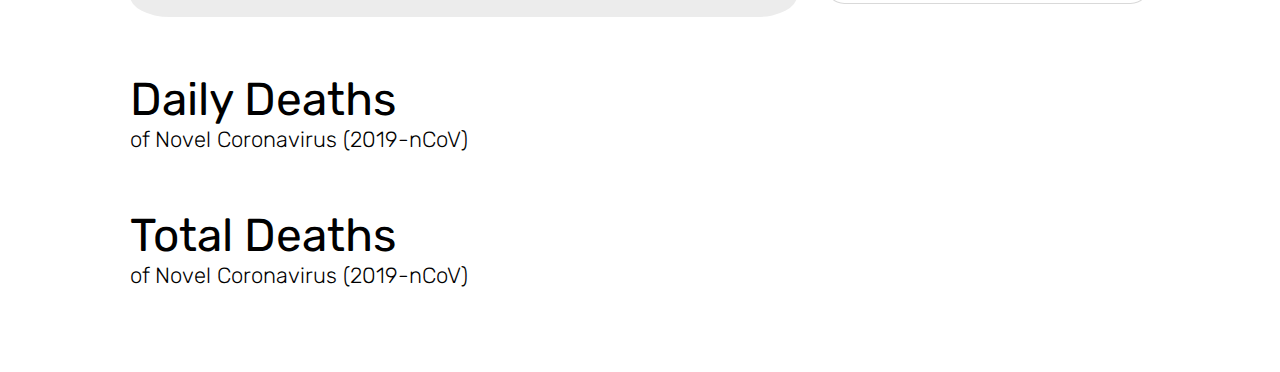
<file: index_backup.html>
<!DOCTYPE html>
<html lang="en">
<head>
    <meta charset="UTF-8">
    <meta name="viewport" content="width=device-width, initial-scale=1.0">
    <title>Document</title>
    <link href="https://fonts.googleapis.com/css?family=Rubik:300,300i,400,400i,500,500i,700,700i,900,900i&display=swap" rel="stylesheet">
	<link rel="stylesheet" href="css/style.css?v=1232020">
	<style>
		/* .dailydeathline{
			position: relative;
		}
		.linetooltip{
			position: absolute;
		} */

		.d3-tipforline {
			line-height: 1;
			padding: 2px 6px;
			background: rgba(59, 59, 59, 0.9);
			font-family: 'Rubik', sans-serif;
			color: #fff;
			border-radius: 4px;
			font-size: 16px;
			}

			.d3-tipforline p{
				margin: 0;
				font-family: 'Rubik', sans-serif;
			}
			
			.d3-tipforline p:nth-child(1){
				font-weight: bold;
				margin: 5px 0 5px 0;
			}
			.d3-tipforline p:nth-child(2){
				margin: 0px 0 5px 0;
			}
		
			/* Creates a small triangle extender for the tooltip */
			.d3-tipforline:after {
			box-sizing: border-box;
			display: inline;
			font-size: 16px;
			width: 100%;
			line-height: 1;
			color: rgba(59, 59, 59, 0.9);
			content: "\25BC";
			position: absolute;
			text-align: center;
			}
		
			/* Style northward tooltips specifically */
			.d3-tipforline.n:after {
			margin: -2px 0 0 0;
			top: 100%;
			left: 0;
			}
	</style>
</head>

<body>
    <!-- <div class="tfcontainer">
        <div class="worldmap"></div>
    </div> -->
    <div class="covidDash-wrapper">
		<section class="dashboard-header">
			<figure>
				<img src="img/Asset2.png" alt="Covid" />
			</figure>
			<div class="dashboard-title">
				<figure>
					<img src="img/Asset1.png" alt="The Federal" />
				</figure>
				<figcaption>Coronavirus <br/>dashboard</figcaption>
			</div>
		</section>
		<section class="total-affected">
			<h1 id="totAffected" class="loading"></h1>
			<p>TOTAL AFFECTED PERSONS</p>
		</section>
		<section class="deaths-recoverData">
			<div class="deathdata">
				<figure>
					<img src="img/Asset4.png" alt="total death">
				</figure>
				<div class="deathCount">
					<h2>Total Deaths</h2>
					<h1 id="totDeath" class="loading"></h1>
				</div>
			</div>
			<div class="recoverdata">
				<figure>
					<img src="img/Asset3.png" alt="total death">
				</figure>
				<div class="recoverCount">
					<h2>Total Recovered</h2>
					<h1 id="totRecovered" class="loading"></h1>
				</div>
			</div>
		</section>
		<section class="barchart">
			<div class="left-chart">
				 <div class="horstackchart">
                     <div class="bar100">
                         <div id="barmild"></div>
                         <div id="barcritical"></div>
                     </div>
                 </div>
				 <div class="totalData">
				 	<div class="currentlyInfected">
				 		<h2>Currently infected</h2>
				 		<h1 id="currInfected">47,524</h1>
				 	</div>
				 	<div class="mildCondition">
				 		<h2>Mild condition</h2>
				 		<h1 id="currMild">41,736</h1>
				 	</div>
				 	<div class="criticalCondition">
				 		<h2>Critical condition</h2>
				 		<h1 id="currCritical">5,788</h1>
				 	</div>
				 </div>
			</div>
			<div class="right-chart">
				<h1>Cases with <br />outcome</h1>
				<p id="outcome-cases">68,722</p>
				<div class="horstackchart">
                    <div class="bar100">
                        <div id="baroutcome"></div>
                    </div>
                </div>
			</div>
		</section>
		<section class="world-impact">
			<h1>COVID-19 world impact</h1>
			<p>Click on a country</p>
			<div class="map-wrapper">
				<div class="worldmap"></div>
				<div class="countrywiseData">
					<div class="country">
						<h2>Country,  Other</h2>
						<h1 id="countryname">China</h1>
					</div>
					<div class="totCases">
						<h2>Total Cases</h2>
						<h1 id="countrytotalcases">80,757</h1>
					</div>
					<div class="newCases">
						<h2>New Cases</h2>
						<h1 id="countrynewcases">22</h1>
					</div>
				</div>
			</div>
		</section>
		<section class="dangerData">
			<div class="totalandNew">
				<figure>
					<img src="img/Asset6.png">
				</figure>
				<div class="deathCounts">
					<div class="topCounts">
						<figure>
							<img src="img/Asset4.png">
						</figure>
						<div class="countValue">
							<h2>Total Deaths</h2>
							<h1 id="countrytotaldeaths">3,136</h1>
						</div>
					</div>
					<div class="downCounts">
						<figure>
							<img src="img/Asset11.png">
						</figure>
						<div class="countValue">
							<h2>New Deaths</h2>
							<h1 id="countrynewdeaths">+17</h1>
						</div>
					</div>
				</div>
			</div>
			<div class="criticalData">
				<div class="recoverCounts">
					<h2>Total Recovered</h2>
					<h1 id="countrytotalRecovered">60,104</h1>
				</div>
				<div class="criticalCounts">
					<h2>Serious/critical</h2>
					<h1 id="countrySerious">4,794</h1>
				</div>
			</div>
		</section>
		<section class="dailyDeaths">
			<h1>Daily Deaths</h1>
			<p>of Novel Coronavirus (2019-nCoV)</p>
			<div class="dailydeathbar"></div>
		</section>
		<section class="totalDeaths">
            <h1>Total Deaths</h1>
			<p>of Novel Coronavirus (2019-nCoV)</p>
            <div class="dailydeathline"></div>
		</section>
	</div>
    <script src="https://code.jquery.com/jquery-1.12.4.min.js"></script>
	<script src="https://thefederal.com/embed/common-js/d3.v4.min.js"></script>
	<script src="js/d3-tip.js"></script>
    <script src="https://d3js.org/topojson.v2.min.js"></script>
    <script src="https://thefederal.com/embed/common-js/underscore-min.js"></script>
    <script src="js/barchart.js"></script>
    <script src="js/linechart.js"></script>
    <script src="js/testdata.js"></script>
    <script src="js/map.js"></script>
    <script type='text/javascript'>

        var globalTotalData = [{"Total Cases": 128122, "New Cases": 1628, "Total Deaths": 4717, "New Deaths": 100, "Total Recovered": 68654, "Active Cases": 54775, "Serious": 5711, "Total cases 1M": 16.4}]
		
		var currentData = {
            infect: 54751,
            mild: 49040,
            "mild%": 90,
            serious: 5711,
            "serious%": 10,
            outcomeTotal: 73371,
            "outcomeRecovered": 68654,
            "outcomeRecovered%": 94,
            "outcomeDeaths": 4717,
            "outcomeDeaths%": 6
		}
		
		var defaultMapData = countrywisedata.filter(function(item){
            return item['countryId'] === "156" ;
        })
 
        var filterData = countrywisedata.filter(function(item){
            return item['Total Cases'] !== null ;
        })

		var formatComma = d3.format(",")
		

		const renderCard = () => {
			d3.select("#totAffected").text(formatComma(globalTotalData[0]["Total Cases"]))
			d3.select("#totDeath").text(formatComma(globalTotalData[0]["Total Deaths"]))
			d3.select("#totRecovered").text(formatComma(globalTotalData[0]["Total Recovered"]))
		
			d3.select("#currInfected").text(formatComma(currentData["infect"]))
			d3.select("#currMild").text(formatComma(currentData["mild"]))
			d3.select("#currCritical").text(formatComma(currentData["serious"]))
			d3.select("#outcome-cases").text(formatComma(currentData["outcomeTotal"]))

			$("#totAffected").removeClass('loading');
			$("#totDeath").removeClass('loading');
			$("#totRecovered").removeClass('loading');

		}

		// Default data =======================================

		d3.select("#countryname").text(defaultMapData[0].Country)
                
                if(defaultMapData[0]["Total Cases"] !== "NULL" ){

                    var countrytotalcases = d3.select("#countrytotalcases").text(0)
                    countrytotalcases.transition()
                        .tween("text", function() {
                            
                            var selection = d3.select(this);    // selection of node being transitioned
                            var start = d3.select(this).text(); // start value prior to transition
                            var end = parseInt(defaultMapData[0]["Total Cases"]);                     // specified end value
                            var interpolator = d3.interpolateNumber(start,end); // d3 interpolator

                            return function(t) { selection.text(Math.round(interpolator(t))); };  // return value
                            
                        })
                        .duration(1000);

                }else{
                    d3.select("#countrytotalcases").text("-")
                }
                
                
                if(defaultMapData[0]["New Cases"] !== "NULL"){

                    var countrynewcases = d3.select("#countrynewcases").text(0)
                    countrynewcases.transition()
                        .tween("text", function() {
                            
                            var selection = d3.select(this);    // selection of node being transitioned
                            var start = d3.select(this).text(); // start value prior to transition
                            var end = parseInt(defaultMapData[0]["New Cases"]);                     // specified end value
                            var interpolator = d3.interpolateNumber(start,end); // d3 interpolator
        
                            return function(t) { selection.text(Math.round(interpolator(t))); };  // return value
                            
                        })
                        .duration(1000);
                        

                }else{
                    d3.select("#countrynewcases").text("-")
                }
                

                if(defaultMapData[0]["Total Deaths"] !== "NULL"){
                   var countrytotaldeaths = d3.select("#countrytotaldeaths").text(0)
                   countrytotaldeaths.transition()
                        .tween("text", function() {
                            
                            var selection = d3.select(this);    // selection of node being transitioned
                            var start = d3.select(this).text(); // start value prior to transition
                            var end = parseInt(defaultMapData[0]["Total Deaths"]);                     // specified end value
                            var interpolator = d3.interpolateNumber(start,end); // d3 interpolator
        
                            return function(t) { selection.text(Math.round(interpolator(t))); };  // return value
                            
                        })
                        .duration(1000);
                }else{
                    d3.select("#countrytotaldeaths").text("-")
                }
                
                if(defaultMapData[0]["New Deaths"] !== "NULL"){
                    var countrynewdeaths = d3.select("#countrynewdeaths").text(0)
                    countrynewdeaths.transition()
                        .tween("text", function() {
                            
                            var selection = d3.select(this);    // selection of node being transitioned
                            var start = d3.select(this).text(); // start value prior to transition
                            var end = parseInt(defaultMapData[0]["New Deaths"]);                     // specified end value
                            var interpolator = d3.interpolateNumber(start,end); // d3 interpolator
        
                            return function(t) { selection.text(Math.round(interpolator(t))); };  // return value
                            
                        })
                        .duration(1000);

                }else{
                    d3.select("#countrynewdeaths").text("-")
                }
                
                if(defaultMapData[0]["Total Recovered"] !== "NULL"){
                    var countrytotalRecovered = d3.select("#countrytotalRecovered").text(0)
                    countrytotalRecovered.transition()
                        .tween("text", function() {
                            
                            var selection = d3.select(this);    // selection of node being transitioned
                            var start = d3.select(this).text(); // start value prior to transition
                            var end = parseInt(defaultMapData[0]["Total Recovered"]);                     // specified end value
                            var interpolator = d3.interpolateNumber(start,end); // d3 interpolator
        
                            return function(t) { selection.text(Math.round(interpolator(t))); };  // return value
                            
                        })
                        .duration(1000);
                }else{
                    d3.select("#countrytotalRecovered").text("-")
                }
                
                if(defaultMapData[0]["Serious"] !== "NULL"){
                    var countrySerious = d3.select("#countrySerious").text(0)
                    countrySerious.transition()
                        .tween("text", function() {
                            
                            var selection = d3.select(this);    // selection of node being transitioned
                            var start = d3.select(this).text(); // start value prior to transition
                            var end = parseInt(defaultMapData[0]["Serious"]);                     // specified end value
                            var interpolator = d3.interpolateNumber(start,end); // d3 interpolator
        
                            return function(t) { selection.text(Math.round(interpolator(t))); };  // return value
                            
                        })
                        .duration(1000);
                }else{
                    d3.select("#countrySerious").text("-")
                }









		//===================================================
        
        
        
        // Mild and Critical Chart
       
        d3.select("#barcritical")
            .style("width", currentData["serious%"]+"%")
            .text(currentData["serious%"]+"%")

        d3.select("#barmild").text(currentData["mild%"]+"%")
        
        
        // Cases with outcomechart Chart
        d3.select("#baroutcome")
            .style("width", currentData["outcomeRecovered%"]+"%")
            .text(currentData["outcomeRecovered%"]+"%")


        drawWorldMap(".worldmap");
        drawBarchart(".dailydeathbar")
		drawLinechart(".dailydeathline")
		
		setTimeout(() => {
		renderCard();
		}, 1000);
    </script>

</body>
</html>
</file>
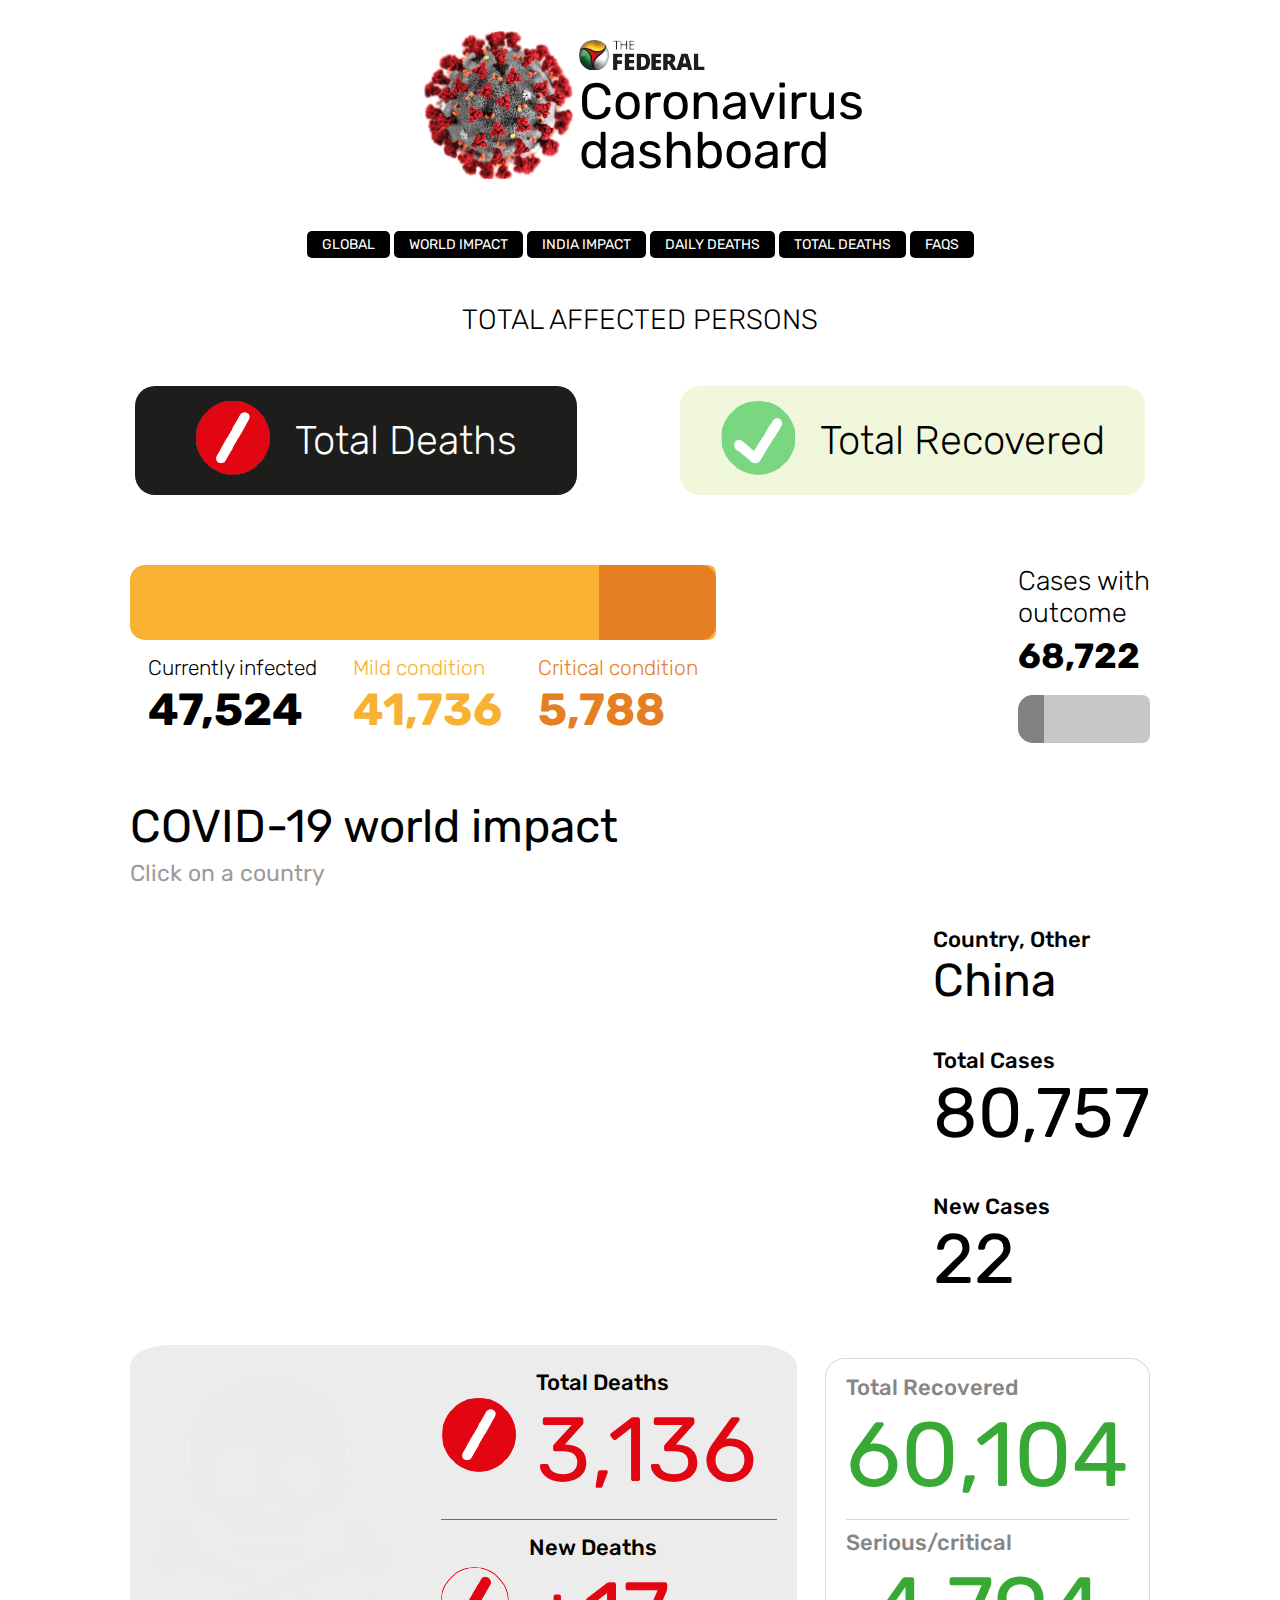
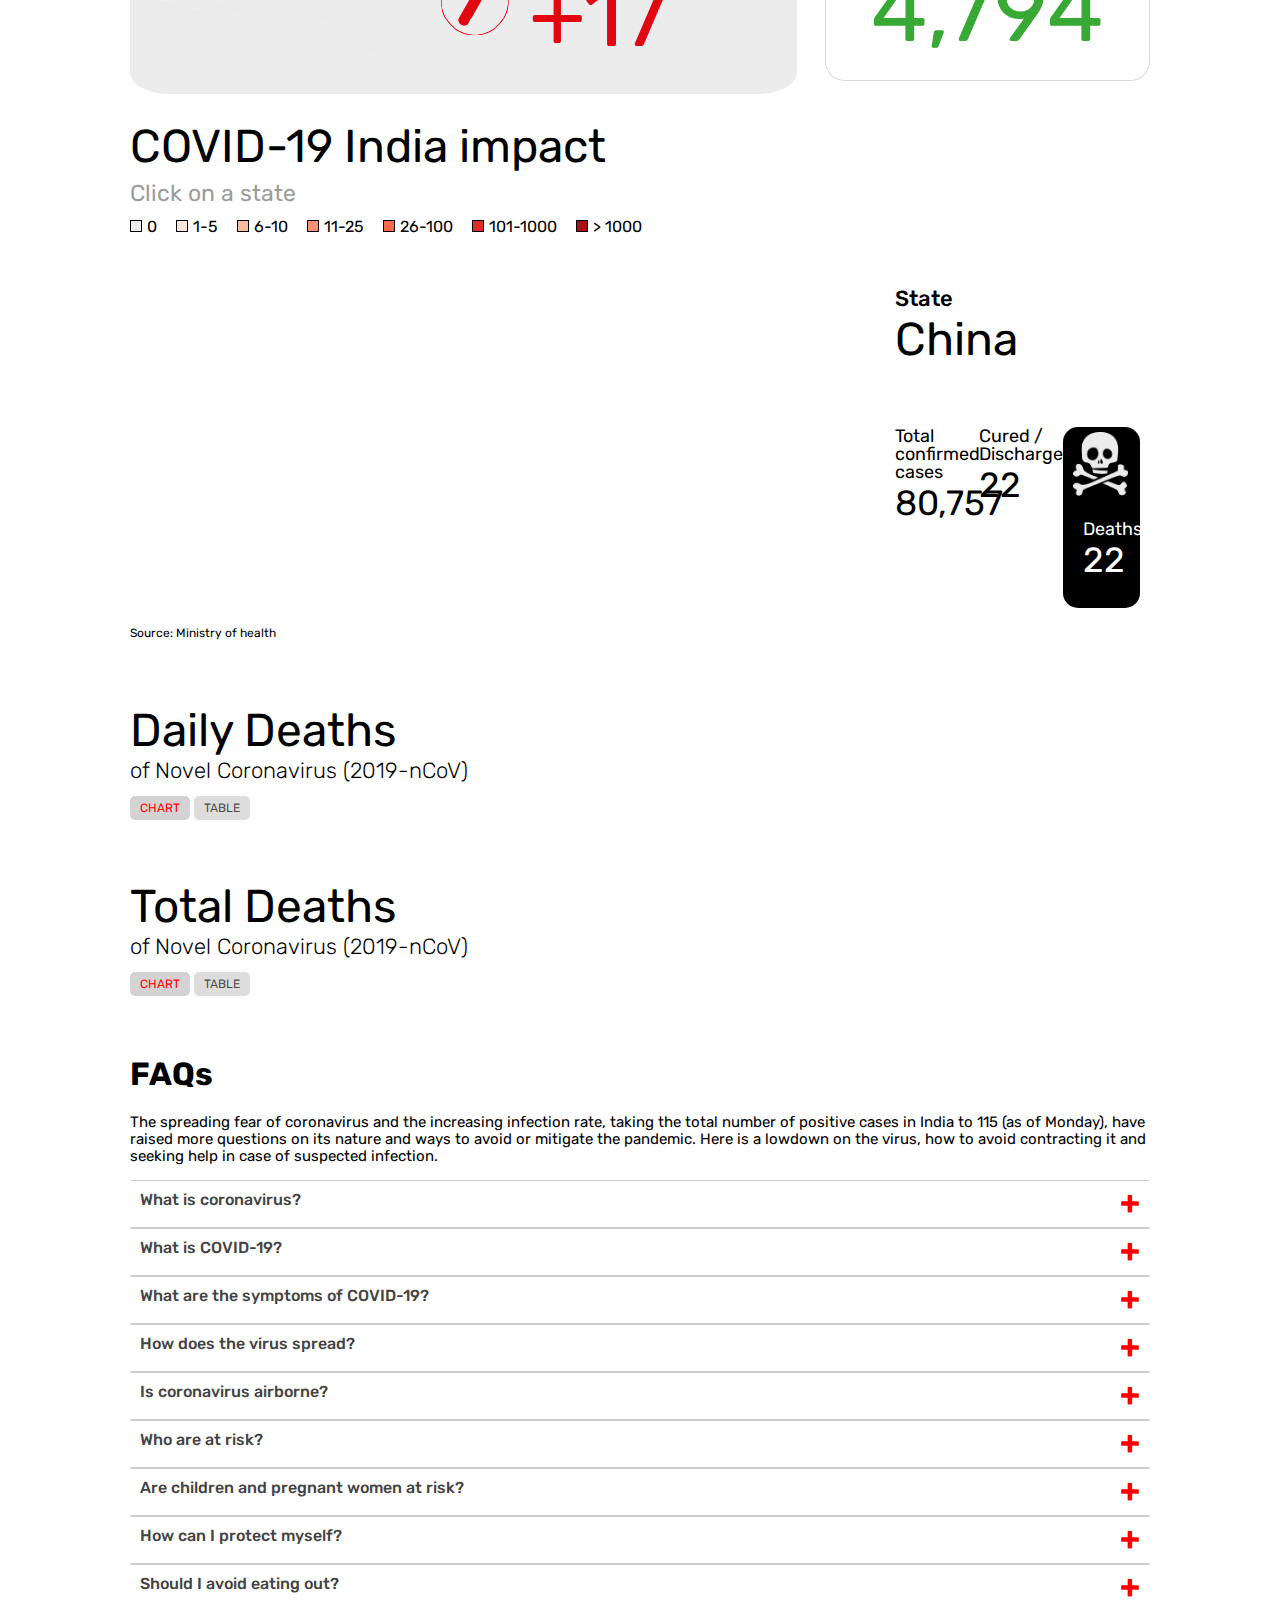
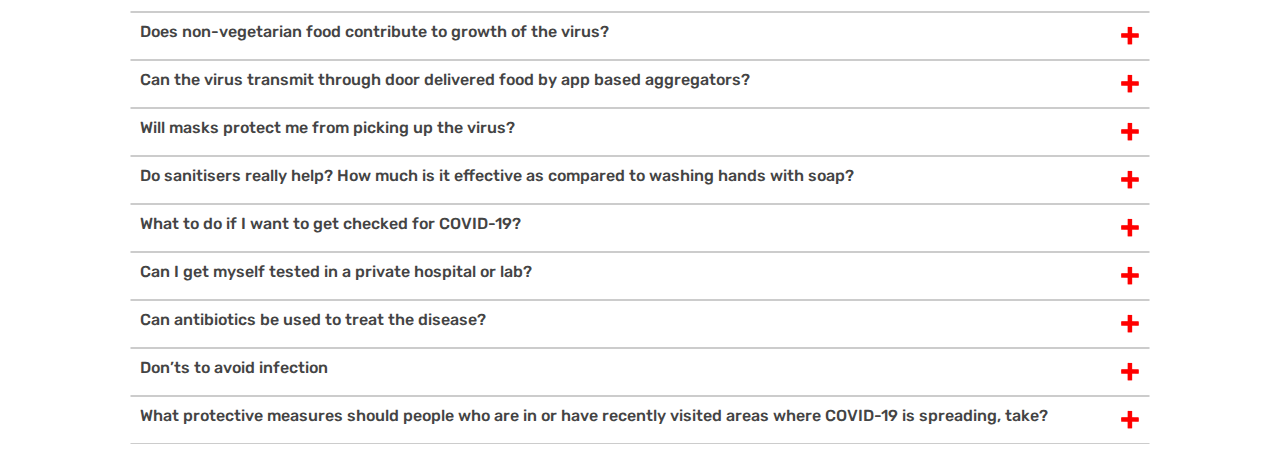
<file: index_bck_08-04.html>
<!DOCTYPE html>
<html lang="en">
<head>
    <meta charset="UTF-8">
    <meta property="og:image" content="https://thefederal.com/wp-content/uploads/2020/03/coronavirus-dashboard.jpg" />
    <meta property="og:image:secure_url" content="https://thefederal.com/wp-content/uploads/2020/03/coronavirus-dashboard.jpg" />
    <meta property="og:image:width" content="911" />
    <meta property="og:image:height" content="550" />
    <meta name="viewport" content="width=device-width, initial-scale=1.0">
    <title>Document</title>
    <link href="https://fonts.googleapis.com/css?family=Rubik:300,300i,400,400i,500,500i,700,700i,900,900i&display=swap" rel="stylesheet">
	<link rel="stylesheet" href="css/style.css?v=1234576989998978949685">
	<link rel="stylesheet" href="css/bootstrap-fullscreen-select.css?v=343437">
	<style>
		/* .dailydeathline{
			position: relative;
		}
		.linetooltip{
			position: absolute;
		} */

		.d3-tipforline {
			line-height: 1;
			padding: 12px 6px;
			background: rgba(59, 59, 59, 0.9);
			font-family: 'Rubik', sans-serif;
			color: #fff;
			border-radius: 4px;
			font-size: 16px;
			}

			.d3-tipforline p{
				margin: 0;
				font-family: 'Rubik', sans-serif;
			}
			
			.d3-tipforline p:nth-child(1){
				font-weight: bold;
				margin: 5px 0 5px 0;
			}
			.d3-tipforline p:nth-child(2){
				margin: 0px 0 5px 0;
			}
		
			/* Creates a small triangle extender for the tooltip */
			.d3-tipforline:after {
			box-sizing: border-box;
			display: inline;
			font-size: 16px;
			width: 100%;
			line-height: 1;
			color: rgba(59, 59, 59, 0.9);
			content: "\25BC";
			position: absolute;
			text-align: center;
			}
		
			/* Style northward tooltips specifically */
			.d3-tipforline.n:after {
			margin: -2px 0 0 0;
			top: 100%;
			left: 0;
			}
	</style>
</head>

<body>
    <!-- <div class="tfcontainer">
        <div class="worldmap"></div>
    </div> -->
    <div class="covidDash-wrapper">
		<section class="dashboard-header">
			<figure>
				<img src="img/Asset2.png" alt="Covid" />
			</figure>
			<div class="dashboard-title">
				<figure>
					<img src="img/Asset1.png" alt="The Federal" />
				</figure>
				<figcaption>Coronavirus <br/>dashboard</figcaption>
				<p id="lastupdatedtime"></p>
			</div>
		</section>
		<nav class="anchor-nav">
			<ul>
				<li><a href="#global">Global</a></li>
				<li><a href="#world-impact">World Impact</a></li>
				<li><a href="#india-impact">India Impact</a></li>
				<li><a href="#daily-deaths">Daily Deaths</a></li>
				<li><a href="#total-deaths">Total Deaths</a></li>
				<li><a href="#faqs">FAQs</a></li>
			</ul>
		</nav>
		<section class="total-affected"  id="global">
			<h1 id="totAffected" ></h1>
			<p>TOTAL AFFECTED PERSONS</p>
		</section>
		<section class="deaths-recoverData">
			<div class="deathdata">
				<figure>
					<img src="img/Asset4.png" alt="total death">
				</figure>
				<div class="deathCount">
					<h2>Total Deaths</h2>
					<h1 id="totDeath" ></h1>
				</div>
			</div>
			<div class="recoverdata">
				<figure>
					<img src="img/Asset3.png" alt="total death">
				</figure>
				<div class="recoverCount">
					<h2>Total Recovered</h2>
					<h1 id="totRecovered" ></h1>
				</div>
			</div>
		</section>
		<section class="barchart">
			<div class="left-chart">
				 <div class="horstackchart">
                     <div class="bar100">
                         <div id="barmild"></div>
                         <div id="barcritical"></div>
                     </div>
                 </div>
				 <div class="totalData">
				 	<div class="currentlyInfected">
				 		<h2>Currently infected</h2>
				 		<h1 id="currInfected">47,524</h1>
				 	</div>
				 	<div class="mildCondition">
				 		<h2>Mild condition</h2>
				 		<h1 id="currMild">41,736</h1>
				 	</div>
				 	<div class="criticalCondition">
				 		<h2>Critical condition</h2>
				 		<h1 id="currCritical">5,788</h1>
				 	</div>
				 </div>
			</div>
			<div class="right-chart">
				<h1>Cases with <br />outcome</h1>
				<p id="outcome-cases">68,722</p>
				<div class="horstackchart">
                    <div class="bar100">
                        <div id="baroutcome"></div>
                    </div>
                </div>
			</div>
		</section>
		<section class="world-impact" id="world-impact">
			<h1>COVID-19 world impact</h1>
			<p>Click on a country</p>
			<div class="map-wrapper">
				<div class="worldmap"></div>
				<select class="dropdown" onchange="showCountryData()"></select>
                <div class="countrywiseData">
					<div class="country">
						<h2>Country,  Other</h2>
						<h1 id="countryname">China</h1>
					</div>
					<div class="totCases">
						<h2>Total Cases</h2>
						<h1 id="countrytotalcases">80,757</h1>
					</div>
					<div class="newCases">
						<h2>New Cases</h2>
						<h1 id="countrynewcases">22</h1>
					</div>
				</div>
			</div>
		</section>
		<section class="dangerData">
			<div class="totalandNew">
				<figure>
					<img src="img/Asset6.png">
				</figure>
				<div class="deathCounts">
					<div class="topCounts">
						<figure>
							<img src="img/Asset4.png">
						</figure>
						<div class="countValue">
							<h2>Total Deaths</h2>
							<h1 id="countrytotaldeaths">3,136</h1>
						</div>
					</div>
					<div class="downCounts">
						<figure>
							<img src="img/Asset11.png">
						</figure>
						<div class="countValue">
							<h2>New Deaths</h2>
							<h1 id="countrynewdeaths">+17</h1>
						</div>
					</div>
				</div>
			</div>
			<div class="criticalData">
				<div class="recoverCounts">
					<h2>Total Recovered</h2>
					<h1 id="countrytotalRecovered">60,104</h1>
				</div>
				<div class="criticalCounts">
					<h2>Serious/critical</h2>
					<h1 id="countrySerious">4,794</h1>
				</div>
			</div>
		</section>
		<section class="world-impact"  id="india-impact">
			<h1>COVID-19 India impact</h1>
			<p>Click on a state</p>
			<ul class="legend">
				<li><span style="background-color: #EEEEEE;"></span>0</li>
				<li><span style="background-color: #FEE5D9;"></span>1-5</li>
				<li><span style="background-color: #FCBBA1;"></span>6-10</li>
				<li><span style="background-color: #FC9272;"></span>11-25</li>
				<li><span style="background-color: #FB6A4A;"></span>26-100</li>
				<li><span style="background-color: #DE2D26;"></span>101-1000</li>
				<li><span style="background-color: #A50F15;"></span>> 1000</li>
			</ul>
			<div class="map-wrapper">
				<div class="indiamap"><small>Source: Ministry of health</small></div>
				<select class="dropdownstate" onchange="showStateData()"></select>
				<div class="countrywiseData indiaData">
					<div class="country">
						<h2>State</h2>
						<h1 id="statename">China</h1>
					</div>
					<div class="otherdata">
						<div class="totCases">
							<h2>Total confirmed cases<h2>
							<h1 id="stateConfIndians">80,757</h1>
						</div>
						<!--<div class="totCases">
							<h2>Total confirmed cases (Foreigners)</h2>
							<h1 id="stateConfForeigners">22</h1>
						</div>-->
						<div class="newCases">
							<h2>Cured / Discharged</h2>
							<h1 id="stateCured">22</h1>
						</div>
						<div class="stateDeaths">
							<figure>
								<img src="img/Asset6.png">
							</figure>
							<div class="contentcolumne">
								<h2>Deaths</h2>
								<h1 id="stateDead">22</h1>
							</div>
						</div>
					</div>
				</div>
			</div>
			
		</section>
	<section class="dailyDeaths" id="daily-deaths">
            <h1>Daily Deaths</h1>
            <div class="chartcontent">
                <p>of Novel Coronavirus (2019-nCoV)</p>
                <div class="chartnav">
                    <button class="chartbtn active">Chart</button>
                    <button class="tablebtn">Table</button>
                </div>
            </div>
            <div class="dailydeathbar"></div>
            <div class="table" id="dailydeathstable" style="display:none"></div>
        </section>
        <section class="totalDeaths" id="total-deaths">
            <h1>Total Deaths</h1>
            <div class="chartcontent">
                <p>of Novel Coronavirus (2019-nCoV)</p>
                <div class="chartnav">
                    <button class="chartbtn active">Chart</button>
                    <button class="tablebtn">Table</button>
                </div>
            </div>
            <div class="dailydeathline"></div>
            <div class="table" id="totaldeathstable" style="display:none"></div>
        </section>
		<section class="faqs" id="faqs">
			<h1>FAQs</h1>
			<p>The spreading fear of coronavirus and the increasing infection rate, taking the total number of positive cases in India to 115 (as of Monday), have raised more questions on its nature and ways to avoid or mitigate the pandemic. Here is a lowdown on the virus, how to avoid contracting it and seeking help in case of suspected infection.</p>
			
			<button class="accordion">What is coronavirus?</button>
			<div class="panel">
				<p>Coronavirus is a large family of viruses which may cause illness in animals or humans. Several types of coronaviruses have caused respiratory infections in humans including common cold and even severe forms such as Middle East Respiratory Syndrome (MERS) and Severe Acute Respiratory Syndrome (SARS).</p>
			</div>

			<button class="accordion">What is COVID-19?</button>
			<div class="panel">
				<p>COVID-19 is the most recently discovered strain of coronavirus. It was first reported in China’s Wuhan in December 2019.</p>
			</div>

			<button class="accordion">What are the symptoms of COVID-19?</button>
			<div class="panel">
				<p>Even though most common symptoms include fever, tiredness and dry cough, patients may also have body aches and pains, runny nose, nasal congestion, sore throat and diarrhoea.</p>
				<p>Some people who are infected don’t develop symptoms.</p>
				<p>Around 80% people recover without special treatment.</p>
				<p>At least one in every six people with COVID-19 becomes seriously ill and develops breathing problems.</p>
				<p>Older people with medical problems like high blood pressure, heart problems or diabetes, are more susceptible to serious illness.</p>
			</div>

			<button class="accordion">How does the virus spread?</button>
			<div class="panel">
				<p>The virus spreads when a person with COVID-19 coughs or exhales, allowing droplets from the nose or mouth to spread to others. The droplets settle on surfaces and objects, and people who touch them contract COVID-19 when they touch their eyes, nose or mouth.</p>
				<p>It is also recommended to stay 3 feet (1 metre) away from a sick person as healthy people can contract the disease if they breath in droplets from the former when he/she coughs or exhales droplets.</p>
			</div>

			<button class="accordion">Is coronavirus airborne?</button>
			<div class="panel">
				<p>Recent reports have shown that the virus can survive in the air for several hours in the form of aerosols. However, it is unlikely to spread in the same way.</p>
			</div>
			
			<button class="accordion">Who are at risk?</button>
			<div class="panel">
				<p>Older people and people with existing medical conditions like blood pressure, heart diseases, lung diseases, cancer or diabetes are more vulnerable to the disease than others.</p>
			</div>
			
			
			<button class="accordion">Are children and pregnant women at risk?</button>
			<div class="panel">
				<p>While research has shown that COVID19 is rarely severe in children, they could transmit it to others when they come in contact. LITTLE IS KNOWN ABOUT THE IMPACT OF THE VIRUS ON PREGNANT WOMEN. However, they are as likely as others to develop symptoms of the virus.</p>
			</div>

			<button class="accordion">How can I protect myself?</button>
			<div class="panel">
				<p>Wash hands frequently and thoroughly with soap and water or alcohol-based hand rub like hand sanitizers.</p>
				<p>Maintain at least 3 feet distance between yourself or a person who is coughing or sneezing.</p>
				<p>Avoid touching eyes, nose and mouth, as you may have touched contaminated surfaces.</p>
				<p>Follow and encourage people around you to follow respiratory hygiene i.e. use a tissue while coughing or sneezing. Dispose used tissues.</p>
				<p>Stay at home if you don’t feel well. Seek medical attention if you have fever, cough and breathing difficulties.</p>
				<p>Keep yourself updated on the latest COVID hotspots.</p>
				<p>If possible, avoid travelling to places, to minimize the risk of contracting the disease.</p>
			</div>

			<button class="accordion">Should I avoid eating out?</button>
			<div class="panel">
				<p>Considering that one may or may not know what kind of food standards and practices are adopted in eateries and restruants, the wise thing to do would be to stick to home cooked food.</p>
			</div>
			
			<button class="accordion">Does non-vegetarian food contribute to growth of the virus?</button>
			<div class="panel">
				<p>Typical Indian non-vegetarian food like chicken, fish, mutton etc will not lead to infection by coronavirus. However, if you are going to consume them from places where food safety standards and hygiene are not followed, they can lead to gastrointestinal infections that weaken the immune system. A weakened immune system can make you susceptible to any kind of virus. So, the best option is home-cooked non-vegetarian food.</p>
			</div>
			
			<button class="accordion">Can the virus transmit through door delivered food by app based aggregators?</button>
			<div class="panel">
				<p>It is difficult to know if the delivery boy has been in contact with an infected person and he could be a potential carrier. Home cooked food is more advisable.</p>
			</div>
			
			<button class="accordion">Will masks protect me from picking up the virus?</button>
			<div class="panel">
				<p>Masks are more effective for those having the virus or when you care for someone with the virus, as per the World Health Organisation.</p>
			</div>
			
			<button class="accordion">Do sanitisers really help? How much is it effective as compared to washing hands with soap?</button>
			<div class="panel">
				<p>While sanitisers can help you when you are on the move, a hand washing regimen is more recommended, as it is more effective in keeping germs at bay.</p>
			</div>
			
			
			<button class="accordion">What to do if I want to get checked for COVID-19?</button>
			<div class="panel">
				<p>You need not get tested if you don’t have the symptoms of cough, fever or difficulty in breathing .</p>
				<p>f you have symptoms, have travelled to COVID-19 countries like Italy, Iran, Republic of Korea, France, Spain, Germany and UAE or have come in contact with a positive person, call the state helpline number or Union Ministry of Health and Family Welfare’s 24x7 helpline number (011-23978046) or email at ncov2019@gmail.com.</p>
				<p>The helpline service will take down your contact details and contact you with the testing protocols. You will be tested at a government-approved lab if you qualify as a case for testing.</p>
			</div>
			
			<button class="accordion">Can I get myself tested in a private hospital or lab?</button>
			<div class="panel">
				<p>The government has planned to allow NABL-accredited private labs to carry out tests. You can find government approved labs at https://www.icmr.nic.in/</p>
			</div>
			
			<button class="accordion">Can antibiotics be used to treat the disease?</button>
			<div class="panel">
				<p>No. antibiotics will not work on viral infections. They can only treat bacterial infection.</p>
			</div>
			
			<button class="accordion">Don’ts to avoid infection</button>
			<div class="panel">
				<p>Smoking</p>
				<p>Wearing multiple masks</p>
				<p>Taking antibiotics</p>
			</div>
			
			<button class="accordion">What protective measures should people who are in or have recently visited areas where COVID-19 is spreading, take?</button>
			<div class="panel">
				<p>Stay at home if you feel unwell, even with mild symptoms like headache and runny nose, until you recover.</p>
				<p>Avoid contact with people.</p>
				<p>Visit a medical facility or hospital as they can help you better.</p>
			</div>


		</section>
	</div>
	</div>
    <script src="https://code.jquery.com/jquery-1.12.4.min.js"></script>
	<script src="https://thefederal.com/embed/common-js/d3.v4.min.js"></script>
	<script src="js/d3-tip.js"></script>
    <script src="https://d3js.org/topojson.v2.min.js"></script>
    <script src="https://d3js.org/d3-scale-chromatic.v1.min.js"></script>
    <script src="https://thefederal.com/embed/common-js/underscore-min.js"></script>
    <script src="js/bootstrap-fullscreen-select.js?v=4378744"></script>
    <script src="js/functions.js?v=4343477394585889858"></script>
     <script src="js/accordion.js?v=5559"></script>
    <script src="js/indiamap.js?v=25537586487838"></script>
    <script src="js/barchart.js?v=1080"></script>
    <script src="js/linechart.js?v=3274"></script>
    <script src="js/table.js?v=3274"></script>
    <script src="js/loadData.js?v=133202032447"></script>
    <script src="js/map.js?v=15343202095592259577365"></script>
    <script type='text/javascript'>
		var defaultMapData = countrywisedata.filter(function(item){
            return item['countryId'] === "156" ;
        })
        var defaultIndiaMapData = indiaData.filter(function(item){
            return item['stateId'] === "S13" ;
        })
        var filterData = countrywisedata.filter(function(item){
            return item['Total Cases'] !== "NULL" ;
        })
		var formatComma = d3.format(",")
		function numberWithCommas(x) {
            x=x.toString();
            x = x.replace(" ", "");
            lastThree = x.substring(x.length-3);
            otherNumbers = x.substring(0,x.length-3);
            if(otherNumbers != '')
                lastThree = ',' + lastThree;
            res = otherNumbers.replace(/\B(?=(\d{2})+(?!\d))/g, ",") + lastThree;
            return res;
        }
        d3.select("#lastupdatedtime").text(lastupdate)
		const renderCard = () => {
			d3.select("#totAffected").text(numberWithCommas(globalTotalData[0]["Total Cases"]))
			d3.select("#totDeath").text(numberWithCommas(globalTotalData[0]["Total Deaths"]))
			d3.select("#totRecovered").text(numberWithCommas(globalTotalData[0]["Total Recovered"]))
		
			d3.select("#currInfected").text(numberWithCommas(currentData[0]["infected"]))
			d3.select("#currMild").text(numberWithCommas(currentData[0]["mild_condition"]))
			d3.select("#currCritical").text(numberWithCommas(currentData[0]["critical"]))
			d3.select("#outcome-cases").text(numberWithCommas(currentData[0]["outcome"]))
			$("#totAffected").removeClass('loading');
			$("#totDeath").removeClass('loading');
			$("#totRecovered").removeClass('loading');

		}
		// Default data =======================================
		d3.select("#countryname").text(defaultMapData[0].Country)
        function animator(fieldName,fieldId) {
            if(defaultMapData[0][fieldName] !== "NULL" ){
                    var countrytotalcases = d3.select("#"+fieldId).text(0)
                    countrytotalcases.transition()
                        .tween("text", function() {
                            var selection = d3.select(this);    // selection of node being transitioned
                            var start = d3.select(this).text(); // start value prior to transition
                            var end = parseInt(defaultMapData[0][fieldName]);                     // specified end value
                            var interpolator = d3.interpolateNumber(start,end); // d3 interpolator
                            return function(t) { 
                                    selection.text(Math.round(interpolator(t)));
                            };  // return value
                        })
                        .duration(1000)
                        .on("end", function() {
                            d3.select("#"+fieldId).text(numberWithCommas(d3.select("#"+fieldId).text()));
                        });

                }else{
                    d3.select("#"+fieldId).text("-")
                }
        }      
        animator("Total Cases","countrytotalcases");
        animator("New Cases","countrynewcases");
        animator("Total Deaths","countrytotaldeaths");
        animator("New Deaths","countrynewdeaths");
        animator("Total Recovered","countrytotalRecovered");       
        animator("Serious","countrySerious");       
        
        // Default India Data ================================
		
		d3.select("#statename").text(defaultIndiaMapData[0].StateName)
		animatedFormatData(defaultIndiaMapData[0]["totalIndianCases"],"#stateConfIndians")
		animatedFormatData(defaultIndiaMapData[0]["totalForeignCases"],"#stateConfForeigners")
		animatedFormatData(defaultIndiaMapData[0]["Cured"],"#stateCured")
		animatedFormatData(defaultIndiaMapData[0]["Death"],"#stateDead")
		
		//===================================================
        // Mild and Critical Chart
        var recovered_p = currentData[0]["recovered_p"];
        var critical_p = currentData[0]["critical_p"];
        var mild_condition_p = currentData[0]["mild_condition_p"];
        currentData[0]["critical_p"] = currentData[0]["critical_p"].replace("%", "");
        currentData[0]["mild_condition_p"] = currentData[0]["mild_condition_p"].replace("%", "");
        currentData[0]["recovered_p"] = currentData[0]["recovered_p"].replace("%", "");
        d3.select("#barcritical")
            .style("width", critical_p)
            .text(currentData[0]["critical_p"]+"%")
        d3.select("#barmild").text(currentData[0]["mild_condition_p"]+"%")
        // Cases with outcomechart Chart
        d3.select("#baroutcome")
            .style("width", recovered_p)
            .text(currentData[0]["recovered_p"]+"%")
            
        drawWorldMap(".worldmap");
        drawIndiaMap(".indiamap");
        createDropDowns(".dropdown", filterData, "countryId", "Country", "world")
        createDropDowns(".dropdownstate", indiaData, "stateId", "StateName", "india")
        drawBarchart(".dailydeathbar")
		drawLinechart(".dailydeathline")
		setTimeout(() => {	renderCard();	}, 1000);
		$(".dailyDeaths .tablebtn").on("click", function(){
            $("#dailydeathstable").css("display", "block")
            $(".dailydeathbar").css("display", "none")
            $(".dailyDeaths button").removeClass("active")
            $(this).addClass("active")
        });
        $(".dailyDeaths .chartbtn").on("click", function(){
            $("#dailydeathstable").css("display", "none")
            $(".dailydeathbar").css("display", "block")
            $(".dailyDeaths button").removeClass("active")
            $(this).addClass("active")
        });
        
        $(".totalDeaths .tablebtn").on("click", function(){
            $("#totaldeathstable").css("display", "block")
            $(".dailydeathline").css("display", "none")
            $(".totalDeaths button").removeClass("active")
            $(this).addClass("active")
        });
        $(".totalDeaths .chartbtn").on("click", function(){
            $("#totaldeathstable").css("display", "none")
            $(".dailydeathline").css("display", "block")
            $(".totalDeaths button").removeClass("active")
            $(this).addClass("active")
        });
        drawTable(dailyDeathData,'#dailydeathstable')
		drawTable(dailyTotalDeathData,'#totaldeathstable')
    </script>
</body>
</html>
</file>
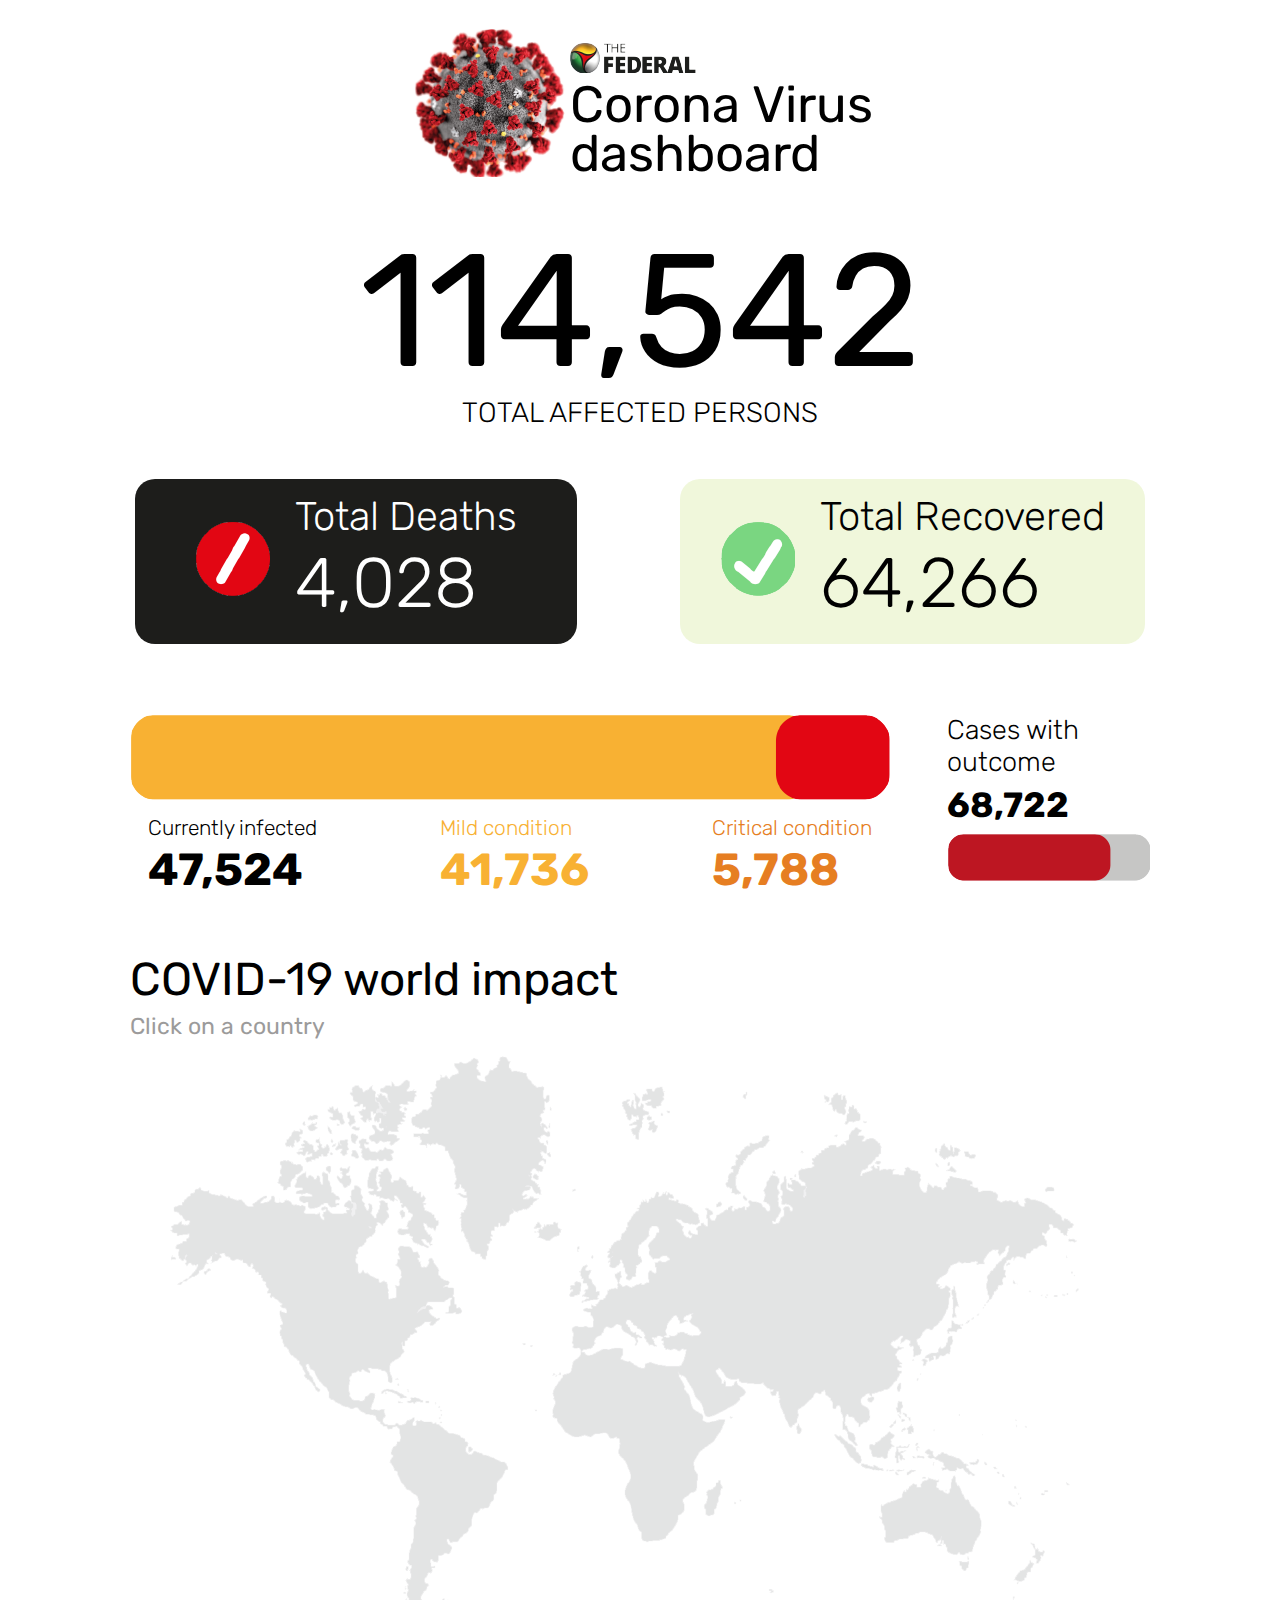
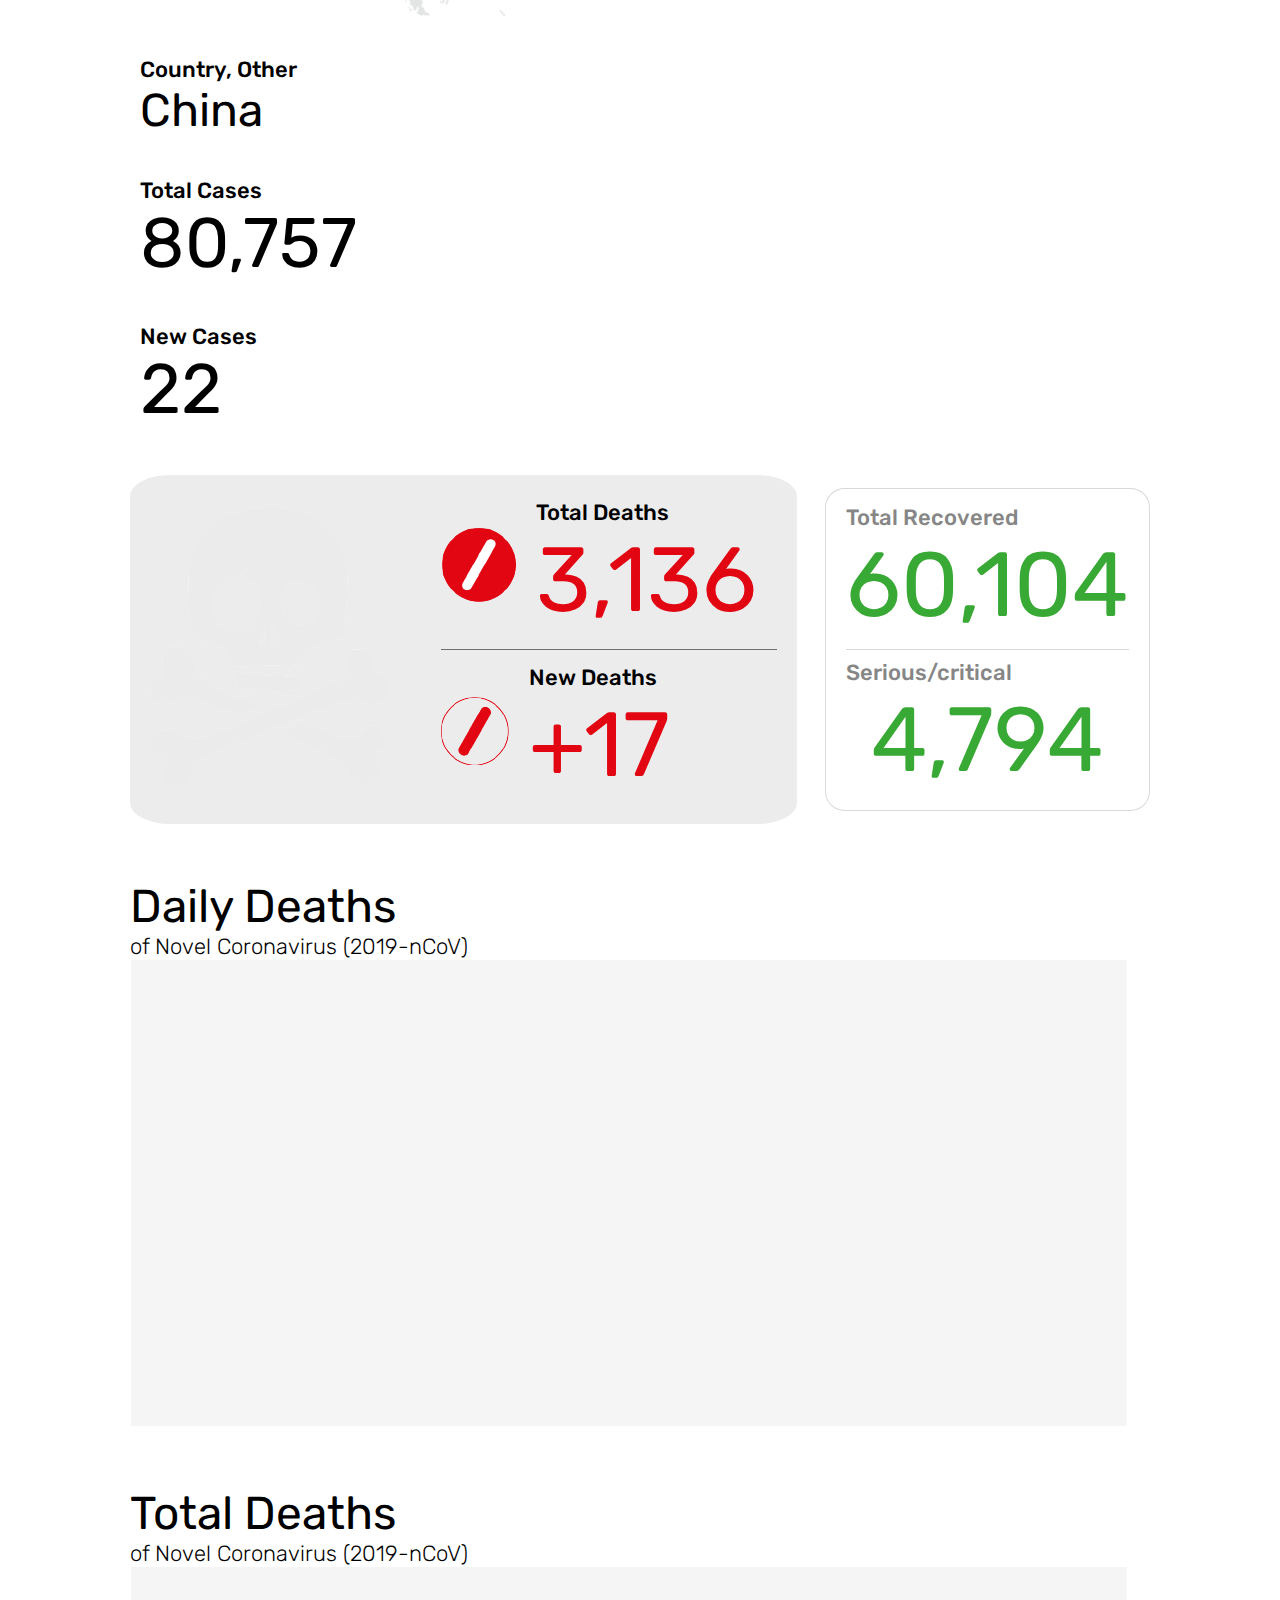
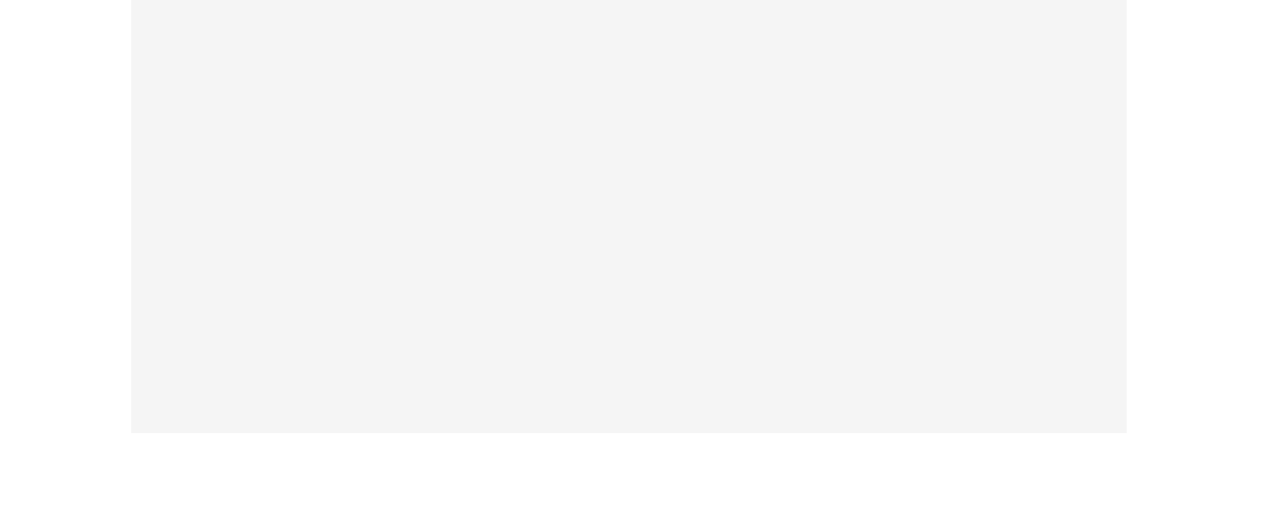
<file: layout.html>
<!DOCTYPE html>
<!DOCTYPE html>
<html>
<head>
	<meta charset="utf-8" />
	<meta name="viewport" content="width=device-width, initial-scale=1.0" />
	<title>Covid Dashboard</title>
	<link href="https://fonts.googleapis.com/css2?family=Rubik:wght@300;400;500;700&display=swap" rel="stylesheet"> 
	<link rel="stylesheet" type="text/css" href="css/style.css">
</head>
<body>
	<div class="covidDash-wrapper">
		<section class="dashboard-header">
			<figure>
				<img src="img/Asset2.png" alt="Covid" />
			</figure>
			<div class="dashboard-title">
				<figure>
					<img src="img/Asset1.png" alt="The Federal" />
				</figure>
				<figcaption>Corona Virus <br/>dashboard</figcaption>
			</div>
		</section>
		<section class="total-affected">
			<h1 id="totAffected">114,542</h1>
			<p>TOTAL AFFECTED PERSONS</p>
		</section>
		<section class="deaths-recoverData">
			<div class="deathdata">
				<figure>
					<img src="img/Asset4.png" alt="total death">
				</figure>
				<div class="deathCount">
					<h2>Total Deaths</h2>
					<h1>4,028</h1>
				</div>
			</div>
			<div class="recoverdata">
				<figure>
					<img src="img/Asset3.png" alt="total death">
				</figure>
				<div class="recoverCount">
					<h2>Total Recovered</h2>
					<h1>64,266</h1>
				</div>
			</div>
		</section>
		<section class="barchart">
			<div class="left-chart">
				 <img src="img/Asset5.png">
				 <div class="totalData">
				 	<div class="currentlyInfected">
				 		<h2>Currently infected</h2>
				 		<h1>47,524</h1>
				 	</div>
				 	<div class="mildCondition">
				 		<h2>Mild condition</h2>
				 		<h1>41,736</h1>
				 	</div>
				 	<div class="criticalCondition">
				 		<h2>Critical condition</h2>
				 		<h1>5,788</h1>
				 	</div>
				 </div>
			</div>
			<div class="right-chart">
				<h1>Cases with <br />outcome</h1>
				<p>68,722</p>
				<img src="img/Asset10.png">
			</div>
		</section>
		<section class="world-impact">
			<h1>COVID-19 world impact</h1>
			<p>Click on a country</p>
			<figure>
				<img src="img/Asset9.png">
			</figure>
			<div class="countrywiseData">
				<div class="country">
					<h2>Country,  Other</h2>
					<h1>China</h1>
				</div>
				<div class="totCases">
					<h2>Total Cases</h2>
					<h1>80,757</h1>
				</div>
				<div class="newCases">
					<h2>New Cases</h2>
					<h1>22</h1>
				</div>
			</div>
		</section>
		<section class="dangerData">
			<div class="totalandNew">
				<figure>
					<img src="img/Asset6.png">
				</figure>
				<div class="deathCounts">
					<div class="topCounts">
						<figure>
							<img src="img/Asset4.png">
						</figure>
						<div class="countValue">
							<h2>Total Deaths</h2>
							<h1>3,136</h1>
						</div>
					</div>
					<div class="downCounts">
						<figure>
							<img src="img/Asset11.png">
						</figure>
						<div class="countValue">
							<h2>New Deaths</h2>
							<h1>+17</h1>
						</div>
					</div>
				</div>
			</div>
			<div class="criticalData">
				<div class="recoverCounts">
					<h2>Total Recovered</h2>
					<h1>60,104</h1>
				</div>
				<div class="criticalCounts">
					<h2>Serious/critical</h2>
					<h1>4,794</h1>
				</div>
			</div>
		</section>
		<section class="dailyDeaths">
			<h1>Daily Deaths</h1>
			<p>of Novel Coronavirus (2019-nCoV)</p>
			<img src="img/Asset12.png" />
		</section>
		<section class="totalDeaths">
			<h1>Total Deaths</h1>
			<p>of Novel Coronavirus (2019-nCoV)</p>
			<img src="img/Asset12.png" />
		</section>
	</div>
</body>
</html>
</file>
<file: css/style.css>
#myearth{
	width: 100%;
	max-width: 900px;
	margin: 0 auto;
  }
.data-source {
    width: 100%;
    text-align: center;
    position: relative;
}
.data-source div {
    font-size: 10px;
    line-height: 16px;
    margin: 10px 0 0 0;
    font-family: 'Rubik', sans-serif;
    font-weight: 400;
    width: 354px;
    display: inline-block;
    position: relative;
}

  .earth-overlay {
    color: #fff;
    border: 1px solid #cccccc;
	border-radius: 10px;
	background-color: #FFFFFF;
    text-align: center;
	width: 150px;
	font-family: 'Rubik', sans-serif;
	margin-top: -200px;
	margin-left: -95px;
	
}

.earth-overlay img {
    width: 100%;
    height: auto;
    margin-bottom: -5px;
    border-radius: 10px 10px 0 0
}

.earth-overlay .title {
    padding: 5px;
	background-color: #FFFFFF;
	color: #000000;
}
.earth-overlay .title h2{
	font-size: 18px;
	line-height: 18px;
	margin: 5px 0 5px 0;
}
.earth-overlay .title p{
	font-size: 15px;
    line-height: 18px;
}
.earth-overlay .title p span{
	font-size: 20px;
	font-weight: bold;
	/* color: #000000; */
}
.earth-overlay .groupData{
	padding: 5px;
	border-top: 1PX solid #CCCCCC;
	background-color: #FFFFFF;
	/* background-color: #940013; */
}
.earth-overlay .groupData p{
	font-size: 14px;
    line-height: 20px;
	margin-bottom: 5px !important;
	color: #cccccc;
}
.earth-overlay .groupData p span{
	font-size: 20px;
	font-weight: bold;
	/* color: #FFFFFF; */
}

.earth-overlay .changed {
    font-size: .7em
}

.earth-overlay .info {
    padding: 5px;
    border-radius: 0 0 10px 10px
}

.deathpoints {
    color: #000000 !important;
}
.respondpoints {
    color: #0bab02 !important;
}
.criticalcases{
    color: #e67e22 !important;
}
.newcases{
    color: #de0c0c !important;
}
 .points {
    color: #035add !important;
}
 .greypoints, .greypoints h1, .greypoints p {
    color: #828282 !important;
}


  
  .groupData p{
	margin: 0 0 0 0 !important;
	padding: 0 0 0 0 !important;
	  font-size: 14px;
  }
 
  .groupData p span{
	margin: 0 0 0 0 !important;
	padding: 0 0 0 0 !important;
	  font-size: 20px;
  }

  .earth-overlay img {
    width: 100%;
    height: auto;
    margin-bottom: -5px;
    border-radius: 10px 10px 0 0;
	}

	.map-wrapper{
		margin: 20px 0 25px 0;
	}
.covidDash-wrapper {
	max-width: 1040px;
	/*width: 80%;*/
	display: block;
	padding: 20px 10px;
	box-sizing: border-box;
	margin: 0 auto;
	overflow: hidden;
}
.covidDash-wrapper .dashboard-header {
	display: flex;
	justify-content: center;
	align-items: center;
}
.covidDash-wrapper .dashboard-title {
	font-family: 'Rubik', sans-serif;
	font-size: 51px;
	line-height: 49px;
	font-weight: 400;
}
.covidDash-wrapper .dashboard-header figure, .deathdata figure, 
.recoverdata figure {
	margin: 0;
	z-index: 999;
}
.covidDash-wrapper .dashboard-header figure img, .deathdata figure img, 
.recoverdata figure img {
	max-width: 100%;
}
.covidDash-wrapper .total-affected {
	text-align: center;
	margin: 45px 0;
}
.covidDash-wrapper .total-affected h1#totAffected {
	font-family: 'Rubik', sans-serif;
	font-size: 160px;
	line-height: 170px;
	/*line-height: 236px;*/
	font-weight: 400;
	margin: 0 auto;
}
.covidDash-wrapper .total-affected p {
	font-family: 'Rubik', sans-serif;
	font-size: 28px;
	line-height: 33px;
	font-weight: 300;
	margin: 0 auto;
}
.deathdata, .recoverdata {
	display: flex;
	justify-content: center;
	align-items: center;
}
.deaths-recoverData {
	display: flex;
	justify-content: space-between;
	align-items: center;
	margin-bottom: 65px;
}
.deathdata {
	background: #1d1d1b
}

.recoverdata {
	background: #eaf4ceba;
}
.deathdata h2, .deathdata h1 {
	color: #fff!important;
}
.deathdata h2, .recoverdata h2 {
	font-family: 'Rubik', sans-serif;
	font-size: 40px;
	line-height: 45px;
	font-weight: 300;
	margin: 0 auto;
}
.deathdata h1, .recoverdata h1 {
	font-family: 'Rubik', sans-serif;
	font-size: 70px;
	line-height: 90px;
	font-weight: 300;
	margin: 0 auto;
}

.deathdata, .recoverdata {
	padding: 15px 40px;
	margin: 5px;
	box-sizing: border-box;
	border-radius: 20px;
}
.deathdata {
	padding: 15px 60px;
}
.deathCount , .recoverCount {
	margin-left: 25px;
}
.barchart {
	display: flex;
	justify-content: space-between;
	/* align-items: center; */
	margin: 45px 0;
}

.dailydeathbar .barchart, .dailydeathline .barchart  {
	margin: 10px 0;
}
.barchart .mildCondition h2, .barchart .mildCondition h1 {
	color: #f8b133 !important;
}
.barchart .criticalCondition h2, .barchart .criticalCondition h1 {
	color: #e67e22 !important;
}
.totalData {
	display: flex;
	justify-content: space-between;
	align-items: center;
}
.countrywiseData {
	display: flex;
	margin-left:10px;
	justify-content: center;
	flex-direction: column;
}
.countrywiseData div {
	margin: 20px 0;
}
.dangerData, .totalandNew {
	display: flex;
	justify-content: space-between;
	align-items: center;
}
.topCounts, .downCounts {
	display: flex;
	/* justify-content: center; */
	align-items: center;
	padding: 5px 0;
}
.topCounts {
	border-bottom: 1px solid #6f6f6e;
}
.totalandNew {
	background: #ececec;
	padding: 10px 20px;
	box-sizing: border-box;
	border-radius: 6%;
}
.dangerData {
	margin: 25px 0;
}
.dangerData figure {
	margin: 0;
}
.deathCounts {
	margin-left: 50px;
}
.countValue {
	padding: 10px 20px;
	box-sizing: border-box;
}
.topCounts h2, .downCounts h2,
.criticalData h2 {
	font-family: 'Rubik', sans-serif;
	font-size: 22px;
	line-height: 26px;
	font-weight: 500;
	margin: 0 auto;
}
.topCounts h1, .downCounts h1,
.criticalData h1 {
	font-family: 'Rubik', sans-serif;
	font-size: 91px;
	line-height: 108px;
	font-weight: 400;
	margin: 0 auto;
	color: #e20613;
	text-align:center;
}
/*.barchart .left-chart img {
	width: 900px;
}*/
.criticalData {
	border: 1px solid #d9d9d9;
	border-radius: 6%;
	padding: 6px 20px;
	box-sizing: border-box;
}
.criticalCounts, .recoverCounts {
	padding: 10px 0;
}
.criticalData h2 {
	color: #868686
}
.recoverCounts {
	border-bottom: 1px solid #d9d9d9;
}
.criticalData h1 {
	color: #39a935
}
.barchart .totalData div {
	margin: 10px 18px;
}
.barchart .totalData h2 {
	font-family: 'Rubik', sans-serif;
	font-size: 21px;
	line-height: 28px;
	font-weight: 300;
	margin: 0 auto;
}
.barchart .totalData h1 {
	font-family: 'Rubik', sans-serif;
	font-size: 45px;
	line-height: 55px;
	font-weight: 700;
	margin: 0 auto;
}
.barchart .right-chart h1 {
	font-family: 'Rubik', sans-serif;
	font-size: 27px;
	line-height: 32px;
	font-weight: 300;
	margin: 0 auto;
	/* padding-right: 25px;
	box-sizing: border-box; */
}
.barchart .right-chart {
	padding-left: 15px;
	box-sizing: border-box;
}
.barchart .right-chart p {
	font-family: 'Rubik', sans-serif;
	font-size: 35px;
	line-height: 55px;
	font-weight: 700;
	margin: 0 auto;
}
.map-wrapper {
	display: flex;
}
.world-impact h1 {
	font-family: 'Rubik', sans-serif;
	font-size: 46px;
	line-height: 55px;
	font-weight: 400;
	margin: 0 auto;
}
.world-impact p {
	font-family: 'Rubik', sans-serif;
	font-size: 23px;
	line-height: 27px;
	font-weight: 400;
	color: #9c9b9b;
	margin: 6px auto !important;
}
.countrywiseData h2 {
	font-family: 'Rubik', sans-serif;
	font-size: 22px;
	line-height: 26px;
	font-weight: 500;
	/* color: #e20613; */
	margin: 0 auto;
}
.countrywiseData h1 {
	font-family: 'Rubik', sans-serif;
	font-size: 70px;
	line-height: 80px;
	font-weight: 400;
	/* color: #e20613; */
	margin: 0 auto;
}
.countrywiseData .country h1 {
	font-size: 46px;
	line-height: 55px;
}
/* .countrywiseData .newCases h2, .countrywiseData .newCases h1 {
	color: #f29100 !important;
} */
.worldmap, .indiamap {
    /* width: 75%; */
    width: 100%;
	position: relative;
}

.countrywiseData {
	width: 25%;
}
.dailyDeaths h1, .totalDeaths h1, .indiadata-charts h1 {
	font-family: 'Rubik', sans-serif;
	font-size: 46px;
	line-height: 55px;
	font-weight: 400;
	/*color: #e20613;*/
	margin: 0 auto;
}
.dailyDeaths p, .totalDeaths p {
	font-family: 'Rubik', sans-serif;
	font-size: 22px;
	line-height: 26px;
	font-weight: 300;
	/*color: #e20613;*/
	margin: 0 auto;
}
.dailyDeaths, .totalDeaths, .indiadata-charts {
	margin: 55px 0;
}
#dailyconfirmed-container, #dailydeceased-container {
    margin-top: 20px;
}
.country {
	stroke: #ffffff;
	fill: #000000;
    stroke-width: 0.05;
}

/* .country:hover {
    fill: #000000;
} */

.country-center{
	fill: red;
	stroke: brown;
    stroke-width: 0.5;
}

.maptooltip{
	background-color: #000;
	color: #FFFFFF;
	position: absolute;
	padding: 5px 10px;
	box-sizing: border-box;
	transition: all 0.2s;
	display: none;
}


.left-chart .horstackchart div{
	display: inline-block;
    line-height: 75px;
	font-size: 30px;
	font-family: 'Rubik', sans-serif;
	color: #FFFFFF;
	box-sizing: border-box;
}
.right-chart .horstackchart div{
	display: inline-block;
    line-height: 48px;
	font-size: 38px;
	font-family: 'Rubik', sans-serif;
	color: #FFFFFF;
	box-sizing: border-box;
}
.horstackchart .bar100{
    width: 100%;
	/*border-radius: 15px;*/
	 -webkit-border-top-left-radius: 15px;
    -webkit-border-bottom-left-radius: 15px;
    -moz-border-radius-topleft: 15px;
    -moz-border-radius-bottomleft: 15px;
    border-top-left-radius: 15px;
    border-bottom-left-radius: 15px;

    -webkit-border-top-right-radius: 8px;
-webkit-border-bottom-right-radius: 8px;
-moz-border-radius-topright: 8px;
-moz-border-radius-bottomright: 8px;
border-top-right-radius: 8px;
border-bottom-right-radius: 8px;
}

.left-chart .horstackchart .bar100 {
	height: 75px;
	background-color: #f8b133;
	text-align: right;
}

.right-chart .horstackchart .bar100 {
	height: 48px;
	background-color: #c6c6c5;
	text-align: left;
	margin: 11px 0;
}
.horstackchart, .horstackchart div{
	transition: all 1.5s;
}
.horstackchart #barcritical{
	height: 100%;
    width: 20%;
    background-color: #e67e22;
    /* border-radius: 15px; */
    -webkit-border-top-right-radius: 15px;
    -webkit-border-bottom-right-radius: 15px;
    -moz-border-radius-topright: 15px;
    -moz-border-radius-bottomright: 15px;
    border-top-right-radius: 15px;
    border-bottom-right-radius: 15px;
    text-align: center;
    color: transparent;
	
}
.horstackchart #baroutcome{
	height: 100%;
    width: 20%;
    background-color: #828282;
    /*border-radius: 15px;*/
    text-align: left;
    padding: 0 0 0 11px;
    /* box-sizing: border-box; */
	-webkit-border-top-left-radius: 15px;
    -webkit-border-bottom-left-radius: 15px;
    -moz-border-radius-topleft: 15px;
    -moz-border-radius-bottomleft: 15px;
    border-top-left-radius: 15px;
    border-bottom-left-radius: 15px;
}

/*svg.barchart{*/
/*	background-color: #f5f5f5;*/
/*}*/

.barchart text{
	font-family: 'Rubik', sans-serif;
}

/*.tick text{*/
/*	font-size:9px;*/
/*}*/

.dangerData figure img {
	max-width: 100%;
}
.zoomControls{
	position: absolute;
    top: 15px;
    left: 15px;
}
.zoomControls button{
    cursor:pointer;
	border: none;
    background-color: #93C01F;
    color: #FFFFFF;
    font-size: 20px;
    padding: 2px 10px;
    margin: 5px;
}
#lastupdatedtime {
	font-size: 12px;
    line-height: 16px;
    margin: 10px 0 0 0;
}
.mobileSelect-container.white .list-container .mobileSelect-control {
    color: white !important;
}
.mobileSelect-container.white .list-container .mobileSelect-control.selected {
    background-color: #DC4447 !important;
    color: white !important;
}
.dropdown, .dropdownstate,.btn-mobileSelect-gen {
	background-color: #000000;
    color: #ffffff;
	padding: 7px 10px 5px 10px;
	display: none;
}
.state.active{
    fill: #000000;
}
.state:hover{
	fill: #000000;
	cursor: pointer;
}

.legend{
	font-family: 'Rubik', sans-serif;
	list-style: none;
	margin: 10px 0 30px 0;
    padding: 0;
}
.legend li{
	display: inline-block;
	margin-right: 15px;
}
.legend li span{
	width: 10px;
	height: 10px;
	display: inline-block;
	background-color: #000000;
	margin-right: 5px;
	border: 1px solid #000000;
}

.stateDeaths {
    margin: -10px 0 0 0;
    padding: 5px 10px;
    background: #000000;
    box-sizing: border-box;
    border-radius: 15px;
}
.stateDeaths figure {
	padding: 0;
    margin: 0;
    width: 55px;
}
.contentcolumne {
    padding-left: 10px
}
.stateDeaths img {
	max-width: 100%;
	padding: 0;
    margin: 0;
}
.stateDeaths h1,  .stateDeaths h2{
	color: #FFFFFF;
}
.anchor-nav{
	text-align: center;
	margin: 50px auto;
}

.anchor-nav ul {
	list-style: none;
}

.anchor-nav ul li{
	display: inline-block;
}

.anchor-nav ul li a{
	text-decoration: none;
    padding: 5px 15px;
	font-family: 'Rubik', sans-serif;
	font-size: 14px;
    color: white;
    background-color: #000000;
    border-radius: 5px;
    text-transform: uppercase;
}
/* Accordion */

.faqs .accordion {
	font-family: 'Rubik', sans-serif;
    color: #444;
    cursor: pointer;
    padding: 9px;
    width: 100%;
    border-top: 1px solid #ccc;
    border-bottom: 1px solid #ccc;
    border-right: 1px solid transparent;
    border-left: 1px solid transparent;
    text-align: left;
    outline: none;
    font-size: 16px;
    transition: 0.4s;
    background-color: transparent;
    font-weight: 500;
  }
  .anchor-nav ul {
      list-style: none;
      padding:0;
  }
  .faqs .active, .faqs .accordion:hover {
	background-color: #E8E8E8; 
  }
  
  .faqs .panel {
	padding: 0 18px;
	display: none;
	background-color: white;
	overflow: hidden;
  }
.faqs .accordion:after {
	content: '\02795'; /* Unicode character for "plus" sign (+) */
	font-size: 16px;
	color: transparent;  
  	text-shadow: 0 0 0 red;
	float: right;
	margin-left: 5px;
	line-height: 28px;
  }
  
  .faqs .active:after {
	content: "\2796"; /* Unicode character for "minus" sign (-) */
  }
.faqs h1{
	font-family: 'Rubik', sans-serif;
}
  .faqs p{
	font-size: 15px;
	line-height: 17px;
	font-family: 'Rubik', sans-serif;
	margin: 15px 0!important;
  }
  .faqs .panel p{
	font-size: 15px;
	line-height: 17px;
	font-family: 'Rubik', sans-serif;
  }
 .chartcontent{
    display: grid;
    grid-template-columns: 100%;
    margin-bottom: 15px;
    line-height:18px;
  }
  
  .chartcontent p{
    text-align: left;
    margin:14px 0 !important;
  }
  
  .chartcontent .chartnav{
    text-align: left;
    margin: 12px 0 4px 0;
    
  }
  
  .chartcontent .chartnav button{
    background-color: #dddddd;
    color: #4c4c4c;
    border: none;
    padding: 5px 10px;
    font-size: 12px;
    font-family: 'Rubik', sans-serif;
    border-radius: 5px;
    text-transform: uppercase;
  }
  .chartcontent .chartnav button.active{
    background-color: #d4d2d2;
    color: #F00;
    outline:0;
  }
  
  .chartcontent .chartnav button:hover{
    background-color: rgb(164, 1, 1);
    color: #FFF;
  }
  .chartcontent .chartnav buttonbutton:focus {outline:0;}

  .dailyDeaths p, .totalDeaths p{
      margin: 0 !important;
  }

  .table table {
      width: 100%;
      font-family: 'Rubik', sans-serif;
      text-align: left;
    border-collapse: collapse;
    width: 100%;
  }
  
  .table td, .table th {
    border: 1px solid #ddd;
    padding: 8px;
  }

  .table td{
      font-size: 14px;
  }
  
  .table tr:nth-child(even){background-color: #f2f2f2;}
  
  .table tr:hover {background-color: #ddd;}
  
  .table th {
    padding-top: 12px;
    padding-bottom: 12px;
    text-align: left;
    background-color: #000000;
    color: white;
    font-weight: 500;
  }
/*@media screen and (min-width: 401px) and (max-width: 767px) {*/
/*    .anchor-nav ul li a {*/
/*        font-size:11px !important;*/
/*    }*/
/*}*/



/*.loading {*/
/*	position: relative;*/
/*	background-color: #ffffff;*/
/*	width: 100%;*/
/*  }*/

/*  .loading::after {*/
/*	display: block;*/
/*	content: '';*/
/*	position: absolute;*/
/*	width: 100%;*/
/*	height: 100%;*/
/*	-webkit-transform: translateX(0%);*/
/*	transform: translateX(-20%);*/
/*	background: -webkit-gradient(linear, left top, right top, from(transparent), color-stop(rgba(255, 255, 255, 0.2)), to(transparent));*/
/*	background: linear-gradient(125deg, transparent, #d9d9d9e0 , transparent);*/
/*	-webkit-animation: loading 0.5s infinite;*/
/*	animation: loading 0.5s infinite;*/
/*}*/


/*  @-webkit-keyframes loading {*/
/*	100% {*/
/*	  -webkit-transform: translateX(100%);*/
/*			  transform: translateX(100%);*/
/*	}*/
/*  }*/
  
/*  @keyframes loading {*/
/*	100% {*/
/*	  -webkit-transform: translateX(100%);*/
/*			  transform: translateX(100%);*/
/*	}*/
/*  }*/

/*  .loading#totDeath::after {*/
/*		background: linear-gradient(125deg, #000, #c8c0c08a , black);*/
/*		-webkit-animation: loading1 0.5s infinite;*/
/*		animation: loading1 0.2s infinite;*/
/*	}*/
/*	.loading#totRecovered::after {*/
/*		background: linear-gradient(110deg, #eff7dbc4, #dee8c4 , #eff7db);*/
/*		-webkit-animation: loading1 0.5s infinite;*/
/*		animation: loading1 0.2s infinite;*/
/*	}*/

/*  @-webkit-keyframes loading1 {*/
/*	100% {*/
/*	  -webkit-transform: translateX(12%);*/
/*			  transform: translateX(12%);*/
/*	}*/
/*  }*/
  
/*  @keyframes loading1 {*/
/*	100% {*/
/*	  -webkit-transform: translateX(12%);*/
/*			  transform: translateX(12%);*/
/*	}*/
/*  }*/

/*  .loading#totAffected::after {*/
/*	background: linear-gradient(125deg, #fff, #d9d9d9e0 , #fff);*/
/*  }*/
/*  .loading#totAffected { */
/*	  height: 170px;*/
/*  }*/
/*  .loading#totDeath, .loading#totRecovered { */
/*	height: 90px;*/
/*   }*/
   
/*.loading#totDeath { */
/*	background: linear-gradient( 45deg, transparent 25%,  #1d1d1b 25%,	#1d1d1b 30%, #1d1d1b 35%, #1d1d1b 70%, transparent 70% );*/
/*}*/


/*.loading#totRecovered { */
/*	background: linear-gradient( 45deg, transparent 25%,  #eff7db 25%,	#eff7db 30%, #eff7db 35%, #eff7db 70%, transparent 70% );*/
/*}*/
/*.loading#countryname {*/
/*	height: 60px;*/
/*}*/
/*.loading#countrytotalcases, .loading#countrynewcases {*/
/*	height: 90px;*/
/*}*/


.leftaxis .tick text{
	font-size:8px;
	font-weight:  100;
  }
 .bottomaxis .tick text{
	font-size:8px;
  }

  .yaxiscaption {
	  font-weight: 500;
  }
.indiamap small {
    position: absolute;
    bottom: -8px;
    font-family: 'Rubik', sans-serif;
    font-size: 12px;
    line-height: 14px;
    font-weight: 400;
    margin: 16px 0;
}
svg.india.map {
    margin: 20px 0;
}
.indiaData .otherdata {
    display: grid;
    /* grid-template-columns: 50% 50%; */
    grid-template-columns: 33% 33% 30%;
}
.flexcontainer{
    display: grid;
    grid-template-columns: 40% 60%;
    grid-column-gap: 30px;
    margin: 20px 0 25px 0;
}

.indian-map-section {
    flex-direction: column;
}

.indian-map-section p {
    margin: 0 !important;
}
.indiaData .otherdata h2{
    font-family: 'Rubik', sans-serif;
    font-weight: 400;
    font-size: 18px;
    margin: 0px 0 0 0;
    line-height: 18px;
}
.indiaData .otherdata h1 {
    font-family: 'Rubik', sans-serif;
    font-size: 35px;
    line-height: 45px;
    font-weight: 400;
    margin: 0 auto;
}
#myacctable {
    position: relative;
 }
 #myacctable table {
     font-family: 'Rubik', sans-serif;
     border-collapse: collapse;
     width: 100%;
 }
 #myacctable table tr{
     width: 100%;
     position: relative;
 }
 #myacctable table td, #myacctable table th {

    padding: 8px;
    
}

#myacctable table th {
    text-transform: uppercase;
}
#myacctable table th { width: 50%; }

#myacctable table tr.districtRow{color: #666666;}
#myacctable table tr.districtRow td:first-child { padding-left: 33px;}
#myacctable table tr td span{ color: red; font-size: 13px; }

#myacctable table tr.stateRow {background-color: #FFFFFF;border-bottom: 1px solid #d6d6d6;transition: all .5s;}
#myacctable table tr.stateRow.active {background-color: #d6d6d6; font-weight: 500;}
#myacctable table tr.stateRow:hover {background-color: #ccc;}

#myacctable table th {
    padding-top: 12px;
    padding-bottom: 12px;
    text-align: left;
    background-color: rgb(92, 92, 92);
    color: white;
    font-weight: normal;
}
#myacctable table .stateRow {
    background-color: #f8f8f8;
}
#myacctable table .stateRow td {
    color: #000000;
}
#myacctable table .stateRow td:first-child {
   padding-left: 25px;
}
.stateRow:after {
    content: '\02795';
    font-size: 13px;
    color: transparent;
    text-shadow: 0 0 0 red;
    margin-left: -4px;
    margin-top: 6px;
    left: 8px;
    position: absolute;
}

.stateRow.active:after {
    content: "\2796"; /* Unicode character for "minus" sign (-) */
}
.highcharts-figure button.active {
    background-color: #d4d2d2 !important;
    color: #F00 !important;
    outline:0;
  }
  .highcharts-figure button {
    /* background-color: #dddddd; */
    color: #4c4c4c;
    border: none;
    padding: 5px 10px;
    font-size: 12px;
    font-family: 'Rubik', sans-serif;
    border-radius: 5px;
    text-transform: uppercase;
    margin-left: 10px;
  }
  .highcharts-figure button:hover {
    background: #000000;
    color: #ffffff;
  }
.highcharts-button.highcharts-contextbutton {
                display: none;
            }
            .highcharts-exporting-group .highcharts-button:nth-child(2) {
                transform: translate(94% ,5px)!important;
            }
            .highcharts-exporting-group .highcharts-button:nth-child(3) {
                transform: translate(85.7% ,5px)!important;
            }
            .highcharts-button-box {
                height: 20px!important;
               fill: #dddddd; 
            }
            .highcharts-button text {
                color: #4c4c4c!important;
                fill: #4c4c4c!important;
            }
            .highcharts-button.highcharts-button-hover text {
                color: #ffffff!important;
                fill: #ffffff!important;
            }
            .highcharts-button.highcharts-button-hover .highcharts-button-box {
               fill: rgb(164, 1, 1);
            }
            .highcharts-button text {
                transform: translateY(-2px);
            }
.highcharts-credits {
    display: none;
}


.highcharts-figure, .highcharts-data-table table {
min-width: 360px;
max-width: 1020px;
margin: 1em auto;
}

.highcharts-figure{
margin-left: -10px;
margin-bottom: 20px;
}
.highcharts-figure:first-child{
margin-top: 30px;
}

.highcharts-data-table table {
    font-family: Verdana, sans-serif;
    border-collapse: collapse;
    border: 1px solid red;
    margin: 10px auto;
    text-align: center;
    width: 100%;
    max-width: 500px;
}
.highcharts-data-table caption {
padding: 1em 0;
font-size: 1.2em;
color: #555;
}
.highcharts-data-table th {
    font-weight: 600;
padding: 0.5em;
}
.highcharts-data-table td, .highcharts-data-table th, .highcharts-data-table caption {
padding: 0.5em;
}
.highcharts-data-table thead tr, .highcharts-data-table tr:nth-child(even) {
background: #f8f8f8;
}
.highcharts-data-table tr:hover {
background: #f1f7ff;
}
#totalDeath-container .highcharts-graph, #totalDeath-container .highcharts-label-box.highcharts-tooltip-box, #dailydeceased-container .highcharts-graph, #dailydeceased-container .highcharts-label-box.highcharts-tooltip-box {
stroke: #f00;
}
#totalDeath-container .highcharts-point, #totalDeath-container .highcharts-halo.highcharts-color-0,
#totalDeath-container .highcharts-markers.highcharts-series-0.highcharts-line-series.highcharts-color-0.highcharts-tracker.highcharts-series-hover path, #dailydeceased-container .highcharts-point, #dailydeceased-container .highcharts-halo.highcharts-color-0,
#dailydeceased-container .highcharts-markers.highcharts-series-0.highcharts-line-series.highcharts-color-0.highcharts-tracker.highcharts-series-hover path {
fill: #f00;
}
#totalDeath-container .highcharts-label.highcharts-tooltip.highcharts-color-0  text tspan:nth-child(2), #dailydeceased-container .highcharts-label.highcharts-tooltip.highcharts-color-0  text tspan:nth-child(2) {
fill: #f00!important;
}
#dailydeath-container .highcharts-graph, #dailydeath-container .highcharts-label-box.highcharts-tooltip-box {
stroke: #f00;
}
#dailydeath-container .highcharts-point, #dailydeath-container .highcharts-halo.highcharts-color-0,
#dailydeath-container .highcharts-markers.highcharts-series-0.highcharts-line-series.highcharts-color-0.highcharts-tracker.highcharts-series-hover path {
fill: #f00;
}
#dailydeath-container .highcharts-label.highcharts-tooltip.highcharts-color-0  text tspan:nth-child(2) {
fill: #f00!important;
}


#dailyconfirmed-container .highcharts-graph, #dailyconfirmed-container .highcharts-label-box.highcharts-tooltip-box {
stroke: #035add;
}
#dailyconfirmed-container .highcharts-point, #dailyconfirmed-container .highcharts-halo.highcharts-color-0,
#dailyconfirmed-container .highcharts-markers.highcharts-series-0.highcharts-line-series.highcharts-color-0.highcharts-tracker.highcharts-series-hover path {
fill: #035add;
}
#dailyconfirmed-container .highcharts-label.highcharts-tooltip.highcharts-color-0  text tspan:nth-child(2) {
fill: #035add!important;
}

.map-wrapper1 {
    display: flex;
    flex-direction: column;
}

@media screen and (max-width: 767px) {
    .anchor-nav {
        text-align: center;
        margin: 24px auto;
    }
        .barchart .right-chart {
            padding-left: 0px;}
        .earth-overlay {
            margin-top: -276px;
            margin-left: -95px;
        }
        .chartcontent{
            grid-template-columns:100%;
         
            line-height:18px;
        }
    .chartcontent p{
        margin: 14px 0 !important;
    }
    
    .chartcontent .chartnav {
        text-align: left;
    }
        .chartcontent .chartnav button{ margin-top: -2px;}
        .leftaxis .tick text, .bottomaxis .tick text{
            font-size:17px !important;
        }
    
        .bottomaxis .tick:nth-child(even){
            display: none;
        }
        
          .yaxiscaption {
              font-weight: 500;
              font-size:16px;
          }
        .countrywiseData.indiaData {
            display: grid;
            grid-template-columns: 100%;
            margin: 10px 0 0 0;
        }
        .anchor-nav ul {
            /*column-count: 3;*/
            padding: 0 10px;
        }
        .anchor-nav ul li {
            display: inline-flex;
            height: 25px;
            width: 100px;
            margin: 5px;
            line-height:20px;
        }
        .anchor-nav ul li a {
            width: 100%;
            padding: 2px 10px;
            font-size:10px !important;
        }
        /* .countrywiseData.indiaData .otherdata {
            display: grid;
            grid-template-columns: 50% 50%;
            grid-template-columns: 33% 33% 30%;
        } */
    
        .countrywiseData.indiaData div{
            margin: 8px 0 !important;
        }
    
        .dropdown, .dropdownstate,.btn-mobileSelect-gen{
            display: block;
        }
        .worldmap,.indiamap {
            width: 100%;
        }
        .countrywiseData {
            width: 100%;
        }
        .covidDash-wrapper .dashboard-header figure {
            width: 100px;
        }
        .covidDash-wrapper .dashboard-title {
            font-size: 25px;
            line-height: 27px;
        }
        .covidDash-wrapper .total-affected {
            margin: 25px 0;
        }
        .covidDash-wrapper .total-affected h1#totAffected {
            font-size: 60px;
            line-height: 80px;
        }
        .covidDash-wrapper .total-affected p {
            font-size: 14px;
            line-height: 16px;
        }
        .deaths-recoverData {
            flex-direction: column;
            margin: 0;
        }
        .deathdata, .recoverdata {
            padding: 10px;
            margin: 10px 0;
        }
        .deathdata {
            padding: 10px 27px;
        }
        .deathdata figure, .recoverdata figure {
            width: 45px;
        }
        .deathdata h2, .recoverdata h2 {
            font-size: 25px;
            line-height: 27px;
        }
        .deathdata h1, .recoverdata h1 {
            font-size: 45px;
            line-height: 60px;
        }
        .barchart {
            flex-direction: column;
            margin: 25px 0;
        }
        .barchart .totalData div {
            margin: 10px 5px 0 0;
        }
        .barchart .totalData div.criticalCondition, .barchart .totalData div.mildCondition {
            margin: 10px 5px 0 10px;
        }
        .barchart .totalData h1, .barchart .right-chart p {
            font-size: 20px;
            line-height: 28px;
        }
        .barchart .totalData h2, .barchart .right-chart h1 {
            font-size: 16px;
            line-height: 18px;
        }
        .horstackchart {
            margin: 0px 0;
        }
        .left-chart .horstackchart .bar100 {
            height: 55px;
        }
        .left-chart .horstackchart div{
            line-height: 55px;
        }
        .world-impact h1 {
            font-size: 28px;
            line-height: 30px;
        } 
        .world-impact p,.countrywiseData h2 {
            font-size: 15px;
            line-height: 18px;
        }
        .countrywiseData .country h1 {
            font-size: 28px;
            line-height: 45px;
        }
        .countrywiseData h1 {
            font-size: 30px;
            line-height: 45px;
        }
        .dangerData {
            flex-direction: column;
            margin: 30px 0;
        }
        .left-chart .horstackchart div, .right-chart .horstackchart div {
            font-size: 22px;
        }
        .barchart .right-chart {
            margin: 16px 0 0 0;
        }
        .map-wrapper {
            flex-direction: column;
        }
        .countrywiseData {
            flex-direction: row;
            justify-content: space-between;
            width:auto;
        }
        .deathCounts {
            margin-left: 15px;
        }
        .totalandNew {
            padding: 10px;
        }
        .dangerData figure {
            width: 80px;
        }
        .dangerData .deathCounts figure {
            width: 40px;
        }
        .countValue {
            padding: 5px 10px;
        }
        .topCounts h2, .downCounts h2, .criticalData h2 {
            font-size: 14px;
            line-height: 16px;
        }
        .topCounts h1, .downCounts h1, .criticalData h1 {
            font-size: 30px;
            line-height: 40px;
            text-align:center;
        }
        .criticalCounts, .recoverCounts {
            padding: 10px 52px;
        }
        .criticalData {
            margin-top: 15px;
        }
        .dailyDeaths h1, .totalDeaths h1, .indiadata-charts h1 {
            font-size: 30px;
            line-height: 32px;
        }
        .dailyDeaths p, .totalDeaths p {
            font-size: 15px;
            line-height: 18px;
        }
        .dailyDeaths, .totalDeaths, .indiadata-charts {
            margin: 35px 0;
        }
        /*.loading#totAffected { */
        /*	height: 80px !important;*/
        /*}*/
        /*.loading#totDeath, .loading#totRecovered { */
        /*	height: 60px !important;*/
        /*}*/
        #myacctable { margin-bottom: 30px; }

        .indiaData .otherdata h1 { font-size: 22px; line-height: 35px; }

        .indiaData .otherdata { grid-template-columns: 33% 33% 33.9%; }

        .stateDeaths { grid-template-columns: 45% 55%; padding: 18px 10px 10px 10px; }

        .stateDeaths img { width: 78%;}

        .country{ margin-bottom: 15px;}

        .flexcontainer {
            grid-template-columns: 100%;display: flex;flex-direction: column-reverse;
        }
	
	 .highcharts-exporting-group .highcharts-button:nth-child(2) {
                transform: translate(280px ,5px)!important;
            }
           .highcharts-exporting-group .highcharts-button:nth-child(3) {
                transform: translate(197px ,5px)!important;
            }
            .allIndia {
                display: none;
            }
       #selectData{
            margin: 10px 0 20px 0 !important;
            /*width: 100%;*/
            /*opacity: 0;*/
            /*position: absolute;*/
            /*top: 41%;*/
            /*z-index: 99999;*/
            /*display: none !important;*/
        }
        
    }
    
.allIndia {
    /*display: block;*/
    background: #000000;
    color: #fff;
    position: absolute;
    right: 30%;
    top: 10%;
    padding: 5px 15px;
    border: none;
    outline: none;
    font-family: 'Rubik', sans-serif;
    font-size: 14px;
    cursor: pointer;
}
.states-btn button, #india-tot button {
        /* background-color: #dddddd; */
        color: #4c4c4c;
        border: none;
        padding: 5px 10px;
        font-size: 12px;
        font-family: 'Rubik', sans-serif;
        border-radius: 5px;
        text-transform: uppercase;
        margin-left: 10px;
    }
    .states-btn button.active, #india-tot button.active {
        background-color: #d4d2d2 !important;
        color: #F00 !important;
        outline: 0;
    }
    .states-btn #selectData {
        /*display: inline-block !important;*/
        background-color: #d4d2d2;
        color: #000;
        border: none;
        outline: none;
        padding: 5px 10px;
        font-size: 12px;
        font-family: 'Rubik', sans-serif;
        text-transform: uppercase;
        margin-left: 10px;
    }
    #container2 .highcharts-button.highcharts-contextbutton {
        display: none;
    }
    #container2 .highcharts-button-box {
        height: 20px!important;
        fill: #dddddd; 
    }
    #container2 .highcharts-button text {
        color: #4c4c4c!important;
        fill: #4c4c4c!important;
    }
    #container2 .highcharts-button.highcharts-button-hover text {
        color: #ffffff!important;
        fill: #ffffff!important;
    }
    #container2 .highcharts-button.highcharts-button-hover .highcharts-button-box {
        fill: rgb(164, 1, 1);
    }
    #container2 .highcharts-button text {
        transform: translateY(-2px);
    }
    .states-btn, #india-tot {
        margin: 20px 0;
        position: relative;
    }
    .states-btn button:nth-child(1) {
        margin-left: 0;
    }
    .states-btn button {
        background-color: #d4d2d2;
        margin-left: 0;
        margin-top: 10px;
    }
</file>
